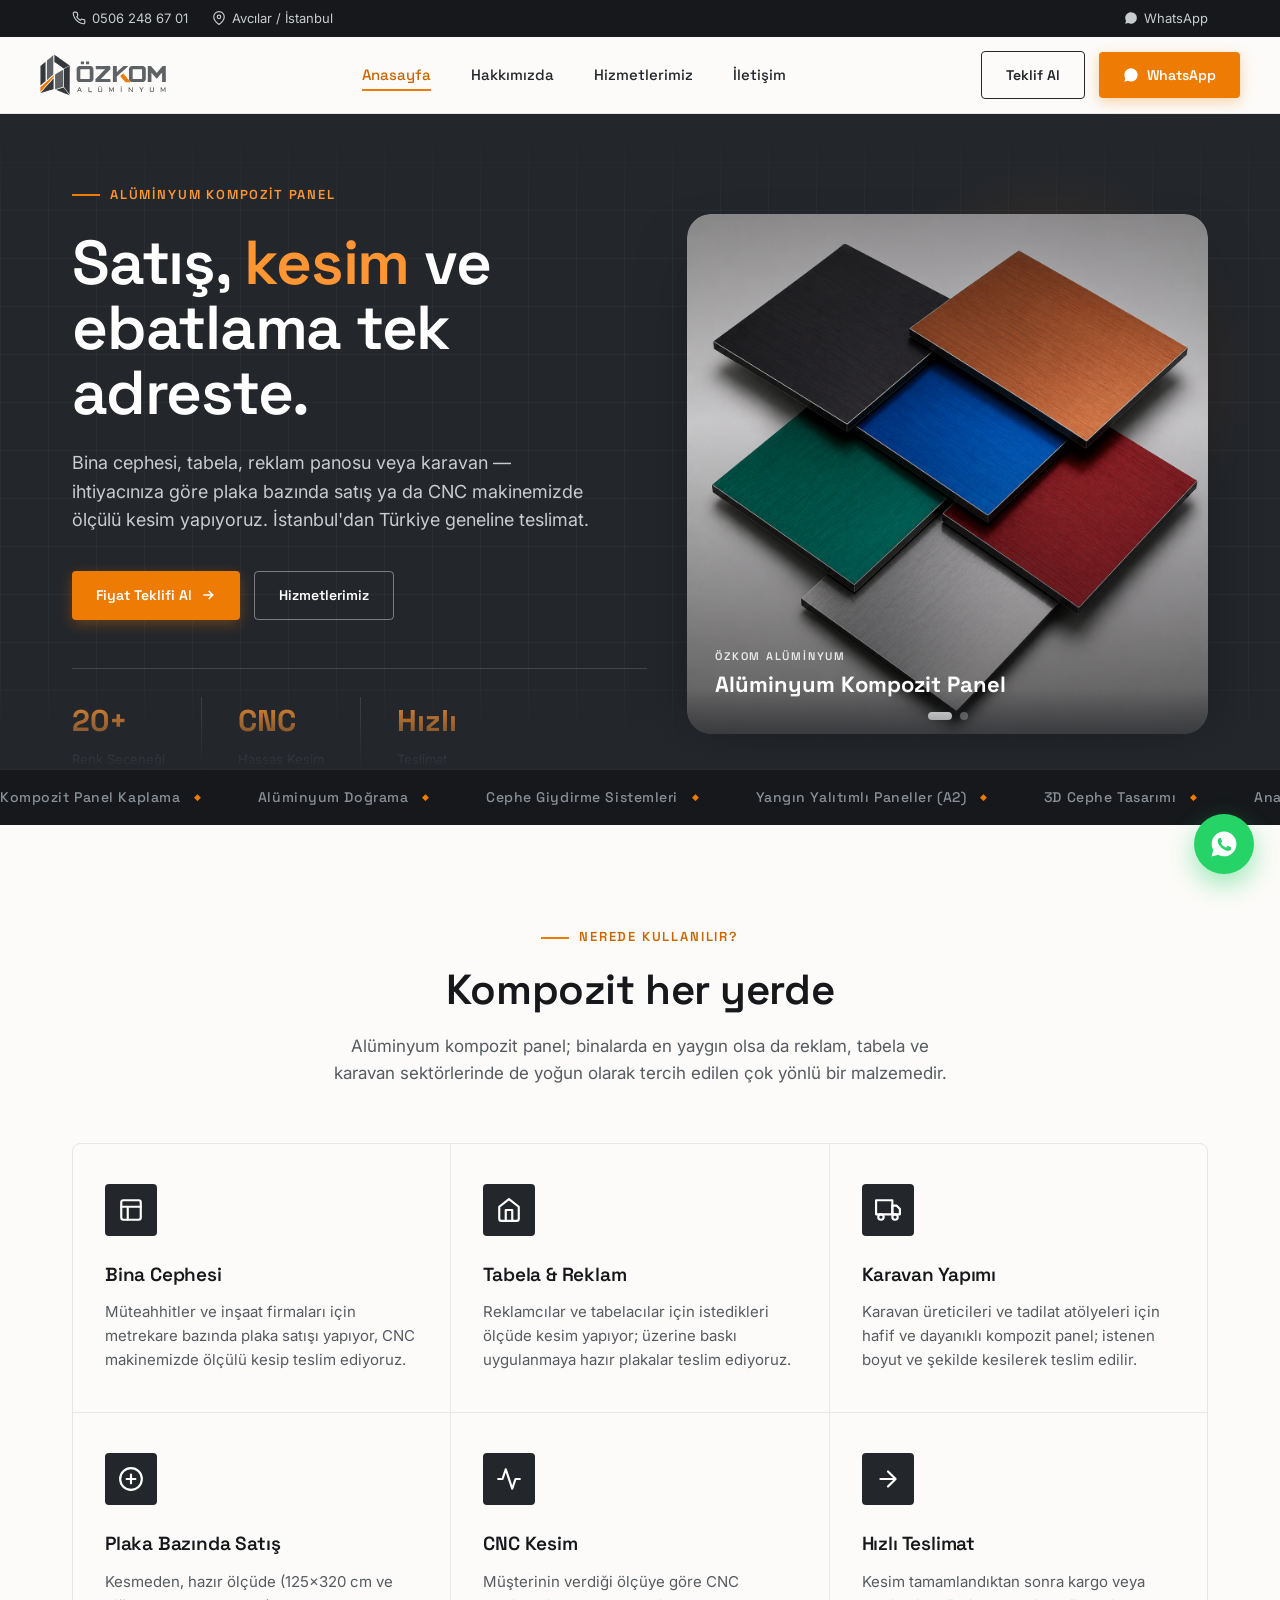
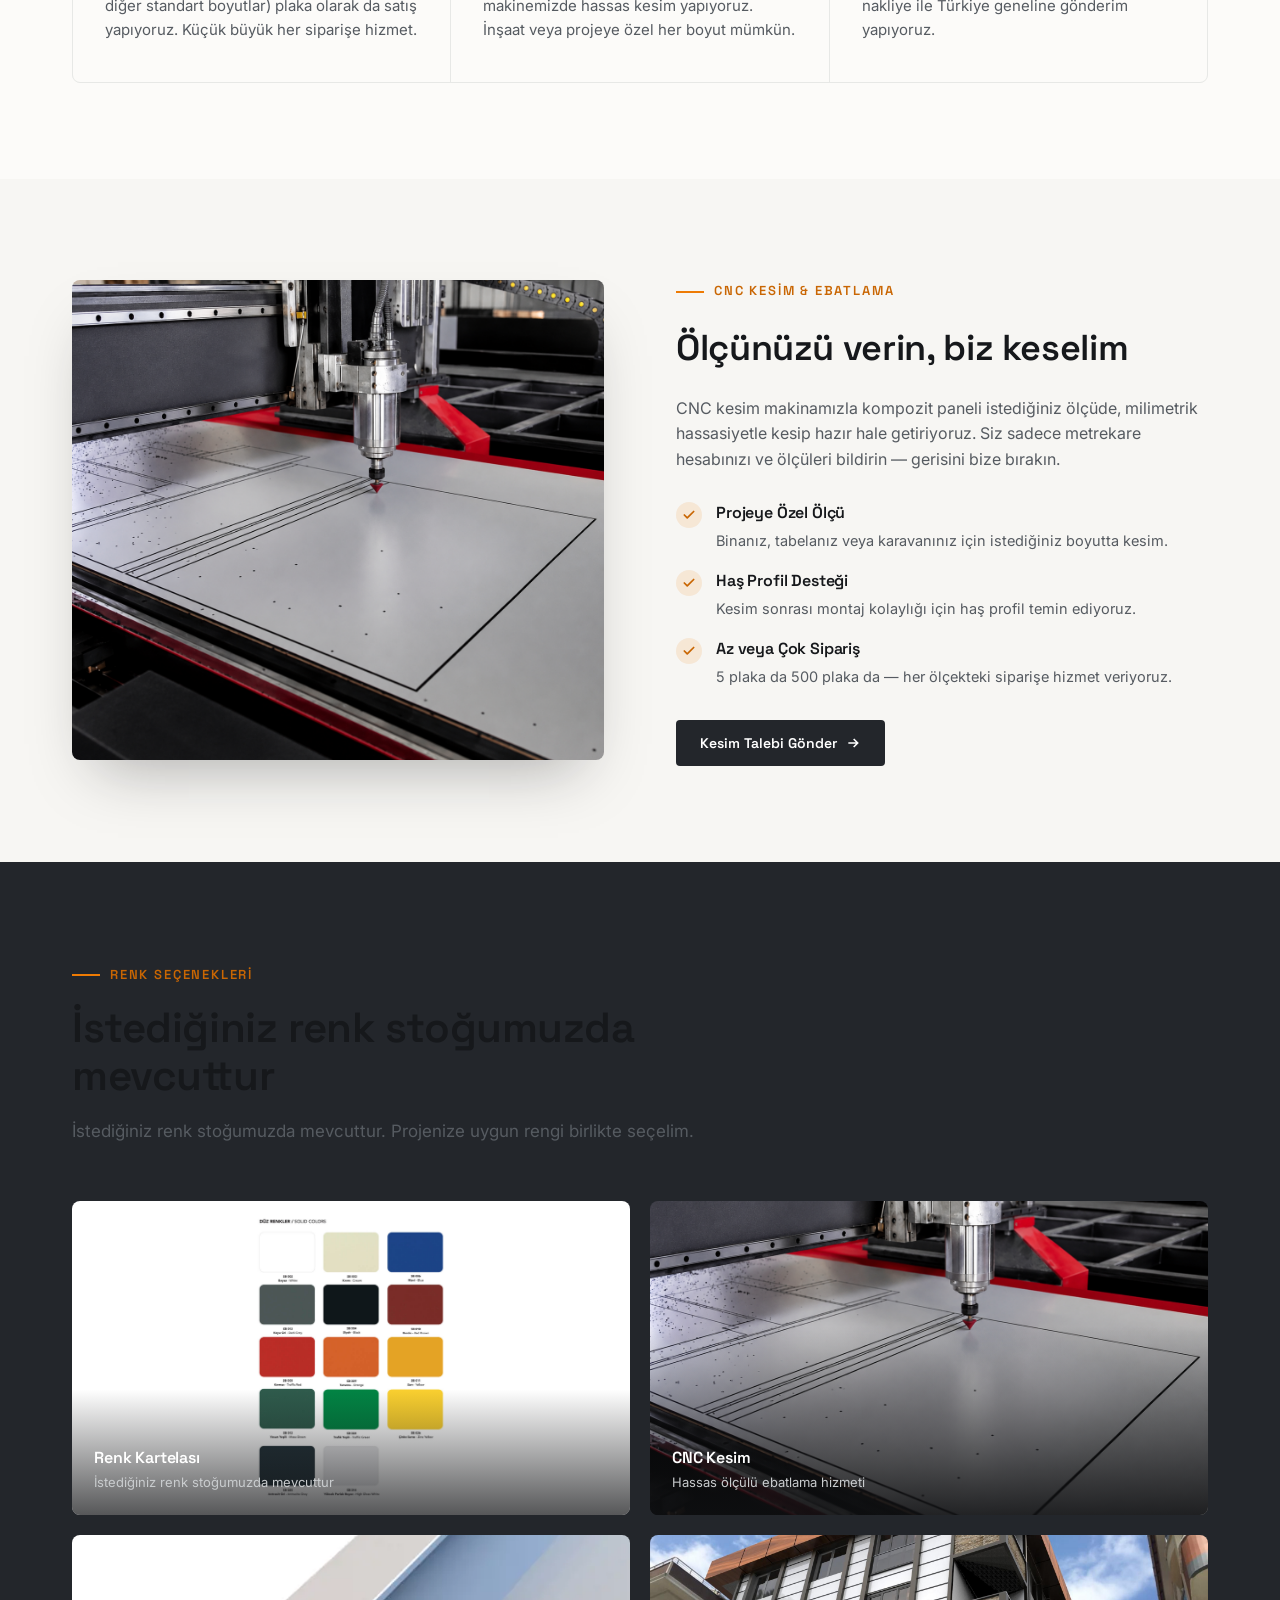
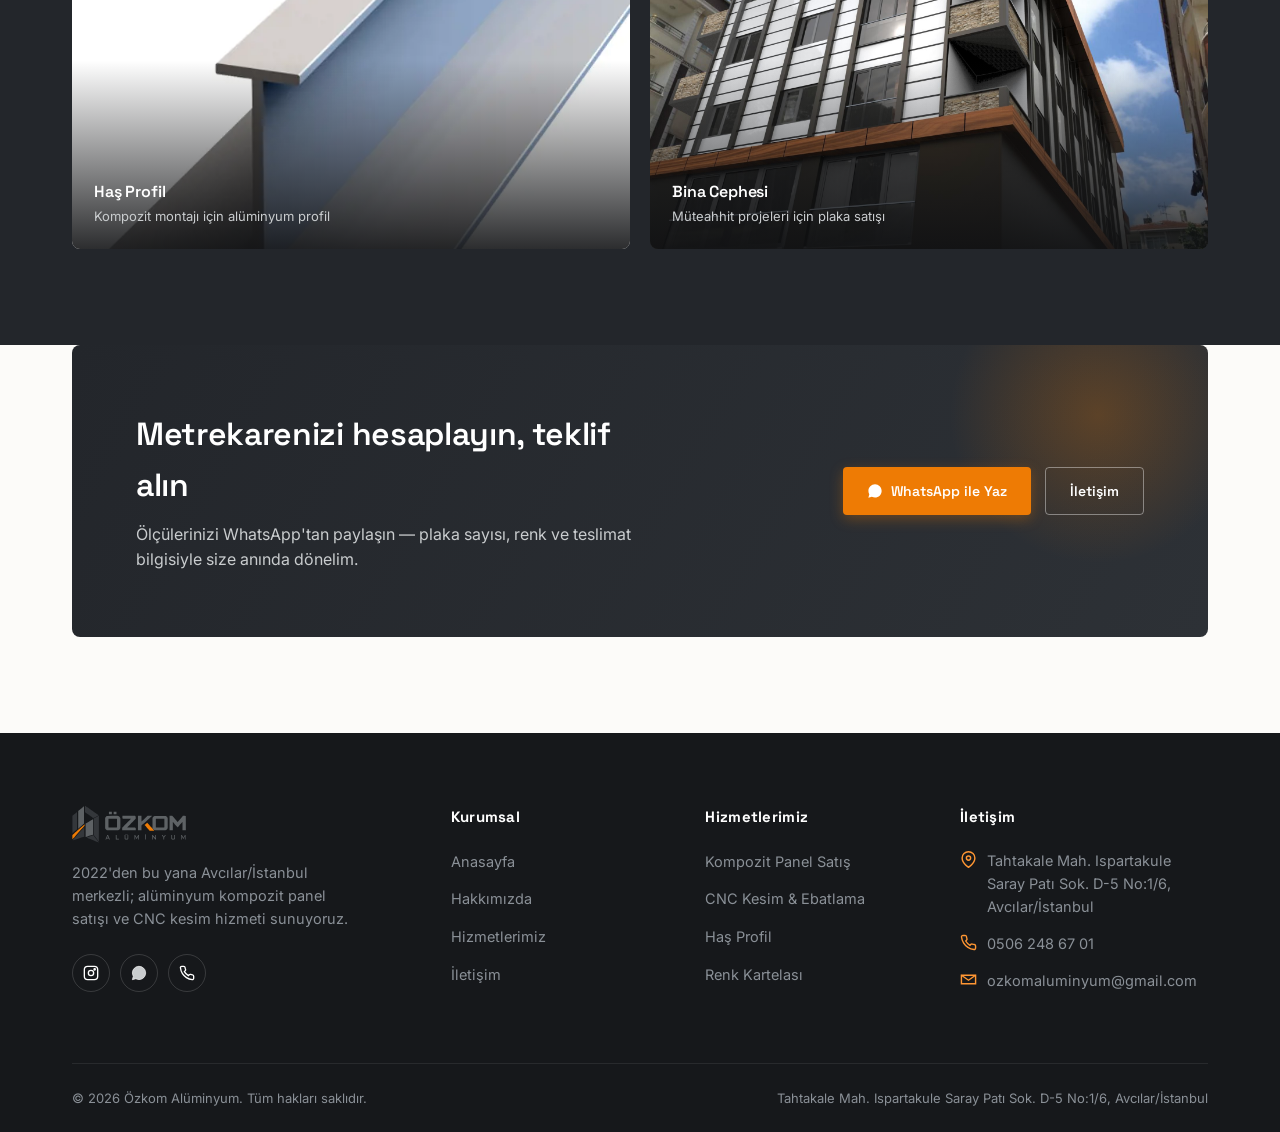
<file: index.html>
<!doctype html>
<html lang="tr">
<head>
<meta charset="UTF-8">
<meta name="viewport" content="width=device-width, initial-scale=1.0">
<title>Özkom Alüminyum | Kompozit Panel Satış & Kesim</title>
<meta name="description" content="Alüminyum kompozit panel satış ve CNC kesim hizmeti. Bina cephesi, tabela, reklam, karavan uygulamaları için plaka ve ölçülü kesim. Avcılar/İstanbul.">
<link rel="icon" href="assets/ozkom.svg" type="image/svg+xml">
<link rel="stylesheet" href="style.css">
</head>
<body data-cms-page="home">

<!-- TOPBAR -->
<div class="topbar">
  <div class="wrap">
    <div class="topbar-left">
      <a href="tel:+905062486701" class="topbar-item" data-cms-settings="phone_tel" data-cms-attr="href">
        <svg viewBox="0 0 24 24" fill="none" stroke="currentColor" stroke-width="2"><path d="M22 16.92v3a2 2 0 0 1-2.18 2 19.79 19.79 0 0 1-8.63-3.07 19.5 19.5 0 0 1-6-6 19.79 19.79 0 0 1-3.07-8.67A2 2 0 0 1 4.11 2h3a2 2 0 0 1 2 1.72c.127.96.361 1.903.7 2.81a2 2 0 0 1-.45 2.11L8.09 9.91a16 16 0 0 0 6 6l1.27-1.27a2 2 0 0 1 2.11-.45c.907.339 1.85.573 2.81.7A2 2 0 0 1 22 16.92z"/></svg>
        <span data-cms-settings="phone_display">0506 248 67 01</span>
      </a>
      <span class="topbar-item">
        <svg viewBox="0 0 24 24" fill="none" stroke="currentColor" stroke-width="2"><path d="M21 10c0 7-9 13-9 13s-9-6-9-13a9 9 0 0 1 18 0z"/><circle cx="12" cy="10" r="3"/></svg>
        <span data-cms-settings="address_short">Avcılar / İstanbul</span>
      </span>
    </div>
    <div class="topbar-left">
      <a href="https://wa.me/905062486701" data-cms-settings="whatsapp_link" data-cms-attr="href" target="_blank" rel="noopener" class="topbar-item">
        <svg viewBox="0 0 24 24" fill="currentColor" width="14" height="14"><path d="M12.04 2C6.58 2 2.13 6.45 2.13 11.91c0 1.75.46 3.45 1.32 4.95L2.05 22l5.25-1.38a9.9 9.9 0 0 0 4.74 1.21h.01c5.46 0 9.91-4.45 9.91-9.91 0-2.65-1.03-5.14-2.9-7.01A9.82 9.82 0 0 0 12.04 2"/></svg>
        WhatsApp
      </a>
    </div>
  </div>
</div>

<!-- HEADER -->
<header class="site-header">
  <nav class="nav wrap">
    <a href="index.html" class="brand">
      <img src="assets/ozkom.svg" alt="Özkom Alüminyum">
    </a>
    <div class="nav-links">
      <a href="index.html" class="active">Anasayfa</a>
      <a href="hakkimizda.html">Hakkımızda</a>
      <a href="hizmetlerimiz.html">Hizmetlerimiz</a>
      <a href="iletisim.html">İletişim</a>
    </div>
    <div class="nav-cta">
      <a href="iletisim.html" class="btn btn-outline">Teklif Al</a>
      <a href="https://wa.me/905062486701" data-cms-settings="whatsapp_link" data-cms-attr="href" target="_blank" rel="noopener" class="btn btn-primary">
        <svg width="16" height="16" viewBox="0 0 24 24" fill="currentColor"><path d="M12.04 2C6.58 2 2.13 6.45 2.13 11.91c0 1.75.46 3.45 1.32 4.95L2.05 22l5.25-1.38a9.9 9.9 0 0 0 4.74 1.21h.01c5.46 0 9.91-4.45 9.91-9.91 0-2.65-1.03-5.14-2.9-7.01A9.82 9.82 0 0 0 12.04 2"/></svg>
        WhatsApp
      </a>
    </div>
    <button class="burger" aria-label="Menü"><span></span><span></span><span></span></button>
  </nav>
</header>
<div class="scrim"></div>
<div class="mobile-panel">
  <button class="mobile-close" aria-label="Menüyü kapat">
    <svg viewBox="0 0 24 24" fill="none" stroke="currentColor" stroke-width="2.4" stroke-linecap="round"><path d="M18 6 6 18M6 6l12 12"/></svg>
  </button>
  <a href="index.html">Anasayfa</a>
  <a href="hakkimizda.html">Hakkımızda</a>
  <a href="hizmetlerimiz.html">Hizmetlerimiz</a>
  <a href="iletisim.html">İletişim</a>
  <a href="https://wa.me/905062486701" target="_blank" rel="noopener" class="btn btn-primary">WhatsApp ile Yaz</a>
</div>

<!-- HERO -->
<section class="hero">
  <div class="hero-bg-grid"></div>
  <div class="wrap">
    <div class="hero-grid">
      <div>
        <div class="hero-eyebrow">Alüminyum Kompozit Panel</div>
        <h1>Satış, <em>kesim</em> ve ebatlama tek adreste.</h1>
        <p class="hero-sub">Bina cephesi, tabela, reklam panosu veya karavan — ihtiyacınıza göre plaka bazında satış ya da CNC makinemizde ölçülü kesim yapıyoruz. İstanbul'dan Türkiye geneline teslimat.</p>
        <div class="hero-actions">
          <a href="iletisim.html" class="btn btn-primary">
            Fiyat Teklifi Al
            <svg width="16" height="16" viewBox="0 0 24 24" fill="none" stroke="currentColor" stroke-width="2.4"><path d="M5 12h14M13 6l6 6-6 6"/></svg>
          </a>
          <a href="hizmetlerimiz.html" class="btn btn-outline-light">Hizmetlerimiz</a>
        </div>
        <div class="hero-stats">
          <div class="hero-stat">
            <div class="num"><span>20+</span></div>
            <div class="lbl">Renk Seçeneği</div>
          </div>
          <div class="hero-stat">
            <div class="num"><span>CNC</span></div>
            <div class="lbl">Hassas Kesim</div>
          </div>
          <div class="hero-stat">
            <div class="num"><span>Hızlı</span></div>
            <div class="lbl">Teslimat</div>
          </div>
        </div>
      </div>
      <div class="hero-visual">
        <div class="hero-slider">
          <div class="slider-track">
            <div class="slide active">
              <img src="images/slider1.png" alt="Alüminyum kompozit panel renkli plakalar">
              <div class="slide-overlay">
                <span class="slide-brand">ÖZKOM ALÜMİNYUM</span>
                <span class="slide-title">Alüminyum Kompozit Panel</span>
              </div>
            </div>
            <div class="slide">
              <img src="images/slider2.png" alt="CNC kompozit kesim makinası">
              <div class="slide-overlay">
                <span class="slide-brand">ÖZKOM ALÜMİNYUM</span>
                <span class="slide-title">CNC Kesim & Ebatlama</span>
              </div>
            </div>
          </div>
          <div class="slider-dots">
            <button class="slider-dot active" aria-label="Slayt 1"></button>
            <button class="slider-dot" aria-label="Slayt 2"></button>
          </div>
        </div>
      </div>
    </div>
  </div>
  <div class="hero-bottom-fade"></div>
</section>

<!-- MARQUEE -->
<div class="marquee-strip">
  <div class="marquee-track" data-cms-list="marquee_items">
    <span data-cms-item data-cms-field="self">Kompozit Panel Satış</span>
    <span>CNC Kesim & Ebatlama</span>
    <span>Bina Cephe Kaplaması</span>
    <span>Tabela & Reklam Panosu</span>
    <span>Karavan Yapımı</span>
    <span>Plaka Bazında Satış</span>
    <span>Ölçülü Kesim</span>
  </div>
</div>

<!-- KULLANIM ALANLARI -->
<section class="section-pad">
  <div class="wrap">
    <div class="section-head center" style="margin:0 auto 56px;">
      <div class="eyebrow" style="justify-content:center;">Nerede Kullanılır?</div>
      <h2>Kompozit her yerde</h2>
      <p>Alüminyum kompozit panel; binalarda en yaygın olsa da reklam, tabela ve karavan sektörlerinde de yoğun olarak tercih edilen çok yönlü bir malzemedir.</p>
    </div>
    <div class="feature-grid reveal-stagger">
      <div class="feature-card reveal" style="--i:0">
        <div class="feature-icon">
          <svg viewBox="0 0 24 24" fill="none" stroke-width="2" stroke-linecap="round" stroke-linejoin="round"><rect x="3" y="3" width="18" height="18" rx="2"/><path d="M3 9h18M9 21V9"/></svg>
        </div>
        <h3>Bina Cephesi</h3>
        <p>Müteahhitler ve inşaat firmaları için metrekare bazında plaka satışı yapıyor, CNC makinemizde ölçülü kesip teslim ediyoruz.</p>
      </div>
      <div class="feature-card reveal" style="--i:1">
        <div class="feature-icon">
          <svg viewBox="0 0 24 24" fill="none" stroke-width="2" stroke-linecap="round" stroke-linejoin="round"><path d="M3 9l9-7 9 7v11a2 2 0 0 1-2 2H5a2 2 0 0 1-2-2z"/><polyline points="9 22 9 12 15 12 15 22"/></svg>
        </div>
        <h3>Tabela & Reklam</h3>
        <p>Reklamcılar ve tabelacılar için istedikleri ölçüde kesim yapıyor; üzerine baskı uygulanmaya hazır plakalar teslim ediyoruz.</p>
      </div>
      <div class="feature-card reveal" style="--i:2">
        <div class="feature-icon">
          <svg viewBox="0 0 24 24" fill="none" stroke-width="2" stroke-linecap="round" stroke-linejoin="round"><path d="M1 3h15v13H1z"/><path d="M16 8h4l3 3v5h-7V8z"/><circle cx="5.5" cy="18.5" r="2.5"/><circle cx="18.5" cy="18.5" r="2.5"/></svg>
        </div>
        <h3>Karavan Yapımı</h3>
        <p>Karavan üreticileri ve tadilat atölyeleri için hafif ve dayanıklı kompozit panel; istenen boyut ve şekilde kesilerek teslim edilir.</p>
      </div>
      <div class="feature-card reveal" style="--i:3">
        <div class="feature-icon">
          <svg viewBox="0 0 24 24" fill="none" stroke-width="2" stroke-linecap="round" stroke-linejoin="round"><circle cx="12" cy="12" r="10"/><line x1="12" y1="8" x2="12" y2="16"/><line x1="8" y1="12" x2="16" y2="12"/></svg>
        </div>
        <h3>Plaka Bazında Satış</h3>
        <p>Kesmeden, hazır ölçüde (125×320 cm ve diğer standart boyutlar) plaka olarak da satış yapıyoruz. Küçük büyük her siparişe hizmet.</p>
      </div>
      <div class="feature-card reveal" style="--i:4">
        <div class="feature-icon">
          <svg viewBox="0 0 24 24" fill="none" stroke-width="2" stroke-linecap="round" stroke-linejoin="round"><polyline points="22 12 18 12 15 21 9 3 6 12 2 12"/></svg>
        </div>
        <h3>CNC Kesim</h3>
        <p>Müşterinin verdiği ölçüye göre CNC makinemizde hassas kesim yapıyoruz. İnşaat veya projeye özel her boyut mümkün.</p>
      </div>
      <div class="feature-card reveal" style="--i:5">
        <div class="feature-icon">
          <svg viewBox="0 0 24 24" fill="none" stroke-width="2" stroke-linecap="round" stroke-linejoin="round"><path d="M5 12h14M12 5l7 7-7 7"/></svg>
        </div>
        <h3>Hızlı Teslimat</h3>
        <p>Kesim tamamlandıktan sonra kargo veya nakliye ile Türkiye geneline gönderim yapıyoruz.</p>
      </div>
    </div>
  </div>
</section>

<!-- KESİM MAKİNASI BÖLÜMÜ -->
<section class="section-pad" style="background:var(--warm-white);">
  <div class="wrap">
    <div class="split">
      <div class="split-visual reveal">
        <div class="split-img-main">
          <img src="images/slider2.png" alt="Özkom Alüminyum CNC kompozit kesim makinası">
        </div>
      </div>
      <div class="reveal">
        <div class="eyebrow">CNC Kesim & Ebatlama</div>
        <h2 style="font-size:clamp(26px,3.4vw,36px); margin-bottom:18px;">Ölçünüzü verin, biz keselim</h2>
        <p style="color:var(--steel); font-size:16px; margin-bottom:20px;">CNC kesim makinamızla kompozit paneli istediğiniz ölçüde, milimetrik hassasiyetle kesip hazır hale getiriyoruz. Siz sadece metrekare hesabınızı ve ölçüleri bildirin — gerisini bize bırakın.</p>
        <div class="check-list">
          <div class="check-item">
            <div class="ic"><svg viewBox="0 0 24 24" fill="none" stroke-width="3" stroke-linecap="round" stroke-linejoin="round"><polyline points="20 6 9 17 4 12"/></svg></div>
            <div><h4>Projeye Özel Ölçü</h4><p>Binanız, tabelanız veya karavanınız için istediğiniz boyutta kesim.</p></div>
          </div>
          <div class="check-item">
            <div class="ic"><svg viewBox="0 0 24 24" fill="none" stroke-width="3" stroke-linecap="round" stroke-linejoin="round"><polyline points="20 6 9 17 4 12"/></svg></div>
            <div><h4>Haş Profil Desteği</h4><p>Kesim sonrası montaj kolaylığı için haş profil temin ediyoruz.</p></div>
          </div>
          <div class="check-item">
            <div class="ic"><svg viewBox="0 0 24 24" fill="none" stroke-width="3" stroke-linecap="round" stroke-linejoin="round"><polyline points="20 6 9 17 4 12"/></svg></div>
            <div><h4>Az veya Çok Sipariş</h4><p>5 plaka da 500 plaka da — her ölçekteki siparişe hizmet veriyoruz.</p></div>
          </div>
        </div>
        <a href="iletisim.html" class="btn btn-dark" style="margin-top:32px;">
          Kesim Talebi Gönder
          <svg width="16" height="16" viewBox="0 0 24 24" fill="none" stroke="currentColor" stroke-width="2.4"><path d="M5 12h14M13 6l6 6-6 6"/></svg>
        </a>
      </div>
    </div>
  </div>
</section>

<!-- RENK KARTELAsı -->
<section class="section-pad swatch-section">
  <div class="wrap">
    <div class="section-head">
      <div class="eyebrow">Renk Seçenekleri</div>
      <h2>İstediğiniz renk stoğumuzda mevcuttur</h2>
      <p>İstediğiniz renk stoğumuzda mevcuttur. Projenize uygun rengi birlikte seçelim.</p>
    </div>
    <div class="swatch-grid reveal-stagger" style="grid-template-columns:repeat(2,1fr); gap:20px;">
      <div class="swatch-card reveal" style="--i:0; aspect-ratio:16/9;">
        <img src="images/renkler.jpg" alt="Kompozit panel renk kartelası düz renkler" style="object-fit:contain; background:#fff; padding:16px;">
        <div class="swatch-overlay" style="background:linear-gradient(180deg,transparent 60%,rgba(15,16,18,.7) 100%);">
          <div><h4>Renk Kartelası</h4><p>İstediğiniz renk stoğumuzda mevcuttur</p></div>
        </div>
      </div>
      <div class="swatch-card reveal" style="--i:1; aspect-ratio:16/9;">
        <img src="images/slider2.png" alt="CNC kompozit panel kesim uygulaması">
        <div class="swatch-overlay">
          <div><h4>CNC Kesim</h4><p>Hassas ölçülü ebatlama hizmeti</p></div>
        </div>
      </div>
      <div class="swatch-card reveal" style="--i:2; aspect-ratio:16/9;">
        <img src="images/has-profil1.webp" alt="Alüminyum haş profili">
        <div class="swatch-overlay">
          <div><h4>Haş Profil</h4><p>Kompozit montajı için alüminyum profil</p></div>
        </div>
      </div>
      <div class="swatch-card reveal" style="--i:3; aspect-ratio:16/9;">
        <img src="images/bina1.jpg" alt="Kompozit kaplı bina cephe uygulaması">
        <div class="swatch-overlay">
          <div><h4>Bina Cephesi</h4><p>Müteahhit projeleri için plaka satışı</p></div>
        </div>
      </div>
    </div>
  </div>
</section>

<!-- CTA BAND -->
<section class="section-pad" style="padding-top:0;">
  <div class="wrap">
    <div class="cta-band reveal">
      <div class="cta-band-text">
        <h3>Metrekarenizi hesaplayın, teklif alın</h3>
        <p>Ölçülerinizi WhatsApp'tan paylaşın — plaka sayısı, renk ve teslimat bilgisiyle size anında dönelim.</p>
      </div>
      <div class="cta-band-actions">
        <a href="https://wa.me/905062486701" data-cms-settings="whatsapp_link" data-cms-attr="href" target="_blank" rel="noopener" class="btn btn-primary">
          <svg width="16" height="16" viewBox="0 0 24 24" fill="currentColor"><path d="M12.04 2C6.58 2 2.13 6.45 2.13 11.91c0 1.75.46 3.45 1.32 4.95L2.05 22l5.25-1.38a9.9 9.9 0 0 0 4.74 1.21h.01c5.46 0 9.91-4.45 9.91-9.91 0-2.65-1.03-5.14-2.9-7.01A9.82 9.82 0 0 0 12.04 2"/></svg>
          WhatsApp ile Yaz
        </a>
        <a href="iletisim.html" class="btn btn-outline-light">İletişim</a>
      </div>
    </div>
  </div>
</section>

<!-- FOOTER -->
<footer class="site-footer">
  <div class="wrap">
    <div class="footer-grid">
      <div class="footer-brand">
        <img src="assets/ozkom.svg" alt="Özkom Alüminyum">
        <p data-cms-settings="footer_about">2022'den bu yana Avcılar/İstanbul merkezli; alüminyum kompozit panel satışı ve CNC kesim hizmetleri sunuyoruz.</p>
        <div class="footer-social">
          <a href="#" aria-label="Instagram"><svg viewBox="0 0 24 24" fill="none" stroke-width="2"><rect x="2" y="2" width="20" height="20" rx="5"/><circle cx="12" cy="12" r="4"/><circle cx="17.5" cy="6.5" r="1"/></svg></a>
          <a href="https://wa.me/905062486701" data-cms-settings="whatsapp_link" data-cms-attr="href" target="_blank" rel="noopener" aria-label="WhatsApp"><svg viewBox="0 0 24 24" fill="currentColor" stroke="none"><path d="M12.04 2C6.58 2 2.13 6.45 2.13 11.91c0 1.75.46 3.45 1.32 4.95L2.05 22l5.25-1.38a9.9 9.9 0 0 0 4.74 1.21h.01c5.46 0 9.91-4.45 9.91-9.91 0-2.65-1.03-5.14-2.9-7.01A9.82 9.82 0 0 0 12.04 2"/></svg></a>
          <a href="tel:+905062486701" data-cms-settings="phone_tel" data-cms-attr="href" aria-label="Telefon"><svg viewBox="0 0 24 24" fill="none" stroke-width="2"><path d="M22 16.92v3a2 2 0 0 1-2.18 2 19.79 19.79 0 0 1-8.63-3.07 19.5 19.5 0 0 1-6-6 19.79 19.79 0 0 1-3.07-8.67A2 2 0 0 1 4.11 2h3a2 2 0 0 1 2 1.72c.127.96.361 1.903.7 2.81a2 2 0 0 1-.45 2.11L8.09 9.91a16 16 0 0 0 6 6l1.27-1.27a2 2 0 0 1 2.11-.45c.907.339 1.85.573 2.81.7A2 2 0 0 1 22 16.92z"/></svg></a>
        </div>
      </div>
      <div class="footer-col">
        <h5>Kurumsal</h5>
        <ul>
          <li><a href="index.html">Anasayfa</a></li>
          <li><a href="hakkimizda.html">Hakkımızda</a></li>
          <li><a href="hizmetlerimiz.html">Hizmetlerimiz</a></li>
          <li><a href="iletisim.html">İletişim</a></li>
        </ul>
      </div>
      <div class="footer-col">
        <h5>Hizmetlerimiz</h5>
        <ul>
          <li><a href="hizmetlerimiz.html">Kompozit Panel Satış</a></li>
          <li><a href="hizmetlerimiz.html">CNC Kesim & Ebatlama</a></li>
          <li><a href="hizmetlerimiz.html">Haş Profil</a></li>
          <li><a href="hizmetlerimiz.html">Renk Kartelası</a></li>
        </ul>
      </div>
      <div class="footer-col">
        <h5>İletişim</h5>
        <div class="footer-contact-item">
          <svg viewBox="0 0 24 24" fill="none" stroke-width="2"><path d="M21 10c0 7-9 13-9 13s-9-6-9-13a9 9 0 0 1 18 0z"/><circle cx="12" cy="10" r="3"/></svg>
          <span data-cms-settings="address_full">Tahtakale Mah. Ispartakule Saray Patı Sok. D-5 No:1/6, Avcılar/İstanbul</span>
        </div>
        <div class="footer-contact-item">
          <svg viewBox="0 0 24 24" fill="none" stroke-width="2"><path d="M22 16.92v3a2 2 0 0 1-2.18 2 19.79 19.79 0 0 1-8.63-3.07 19.5 19.5 0 0 1-6-6 19.79 19.79 0 0 1-3.07-8.67A2 2 0 0 1 4.11 2h3a2 2 0 0 1 2 1.72c.127.96.361 1.903.7 2.81a2 2 0 0 1-.45 2.11L8.09 9.91a16 16 0 0 0 6 6l1.27-1.27a2 2 0 0 1 2.11-.45c.907.339 1.85.573 2.81.7A2 2 0 0 1 22 16.92z"/></svg>
          <span data-cms-settings="phone_display">0506 248 67 01</span>
        </div>
        <div class="footer-contact-item">
          <svg viewBox="0 0 24 24" fill="none" stroke-width="2"><path d="M4 4h16v16H4z" stroke="none"/><path d="M22 6 12 13 2 6"/><path d="M2 6h20v12H2z"/></svg>
          <span data-cms-settings="email">ozkomaluminyum@gmail.com</span>
        </div>
      </div>
    </div>
    <div class="footer-bottom">
      <span data-cms-settings="footer_copyright">© 2026 Özkom Alüminyum. Tüm hakları saklıdır.</span>
      <span data-cms-settings="address_full">Tahtakale Mah. Ispartakule Saray Patı Sok. D-5 No:1/6, Avcılar/İstanbul</span>
    </div>
  </div>
</footer>

<a href="https://wa.me/905062486701" data-cms-settings="whatsapp_link" data-cms-attr="href" target="_blank" rel="noopener" class="wa-float" aria-label="WhatsApp ile iletişime geç">
  <svg viewBox="0 0 24 24"><path d="M12.04 2C6.58 2 2.13 6.45 2.13 11.91c0 1.75.46 3.45 1.32 4.95L2.05 22l5.25-1.38a9.9 9.9 0 0 0 4.74 1.21h.01c5.46 0 9.91-4.45 9.91-9.91 0-2.65-1.03-5.14-2.9-7.01A9.82 9.82 0 0 0 12.04 2m5.83 14.06c-.24.68-1.4 1.3-1.93 1.34-.5.04-.97.23-3.25-.68-2.75-1.1-4.51-3.91-4.65-4.09-.13-.18-1.1-1.46-1.1-2.79 0-1.32.69-1.97.94-2.24.24-.27.53-.33.7-.33.18 0 .35 0 .5.01.16.01.38-.06.59.45.22.53.74 1.83.8 1.96.07.13.11.29.02.47-.09.18-.13.29-.27.45-.13.16-.28.35-.4.47-.13.13-.27.27-.12.53.16.27.7 1.15 1.5 1.86 1.03.92 1.9 1.21 2.17 1.34.27.13.42.11.58-.07.16-.18.68-.79.86-1.06.18-.27.36-.22.6-.13.25.09 1.58.74 1.85.88.27.13.45.2.51.31.07.13.07.71-.17 1.39"/></svg>
</a>

<script src="cms-loader.js"></script>
<script src="script.js"></script>
</body>
</html>
</file>
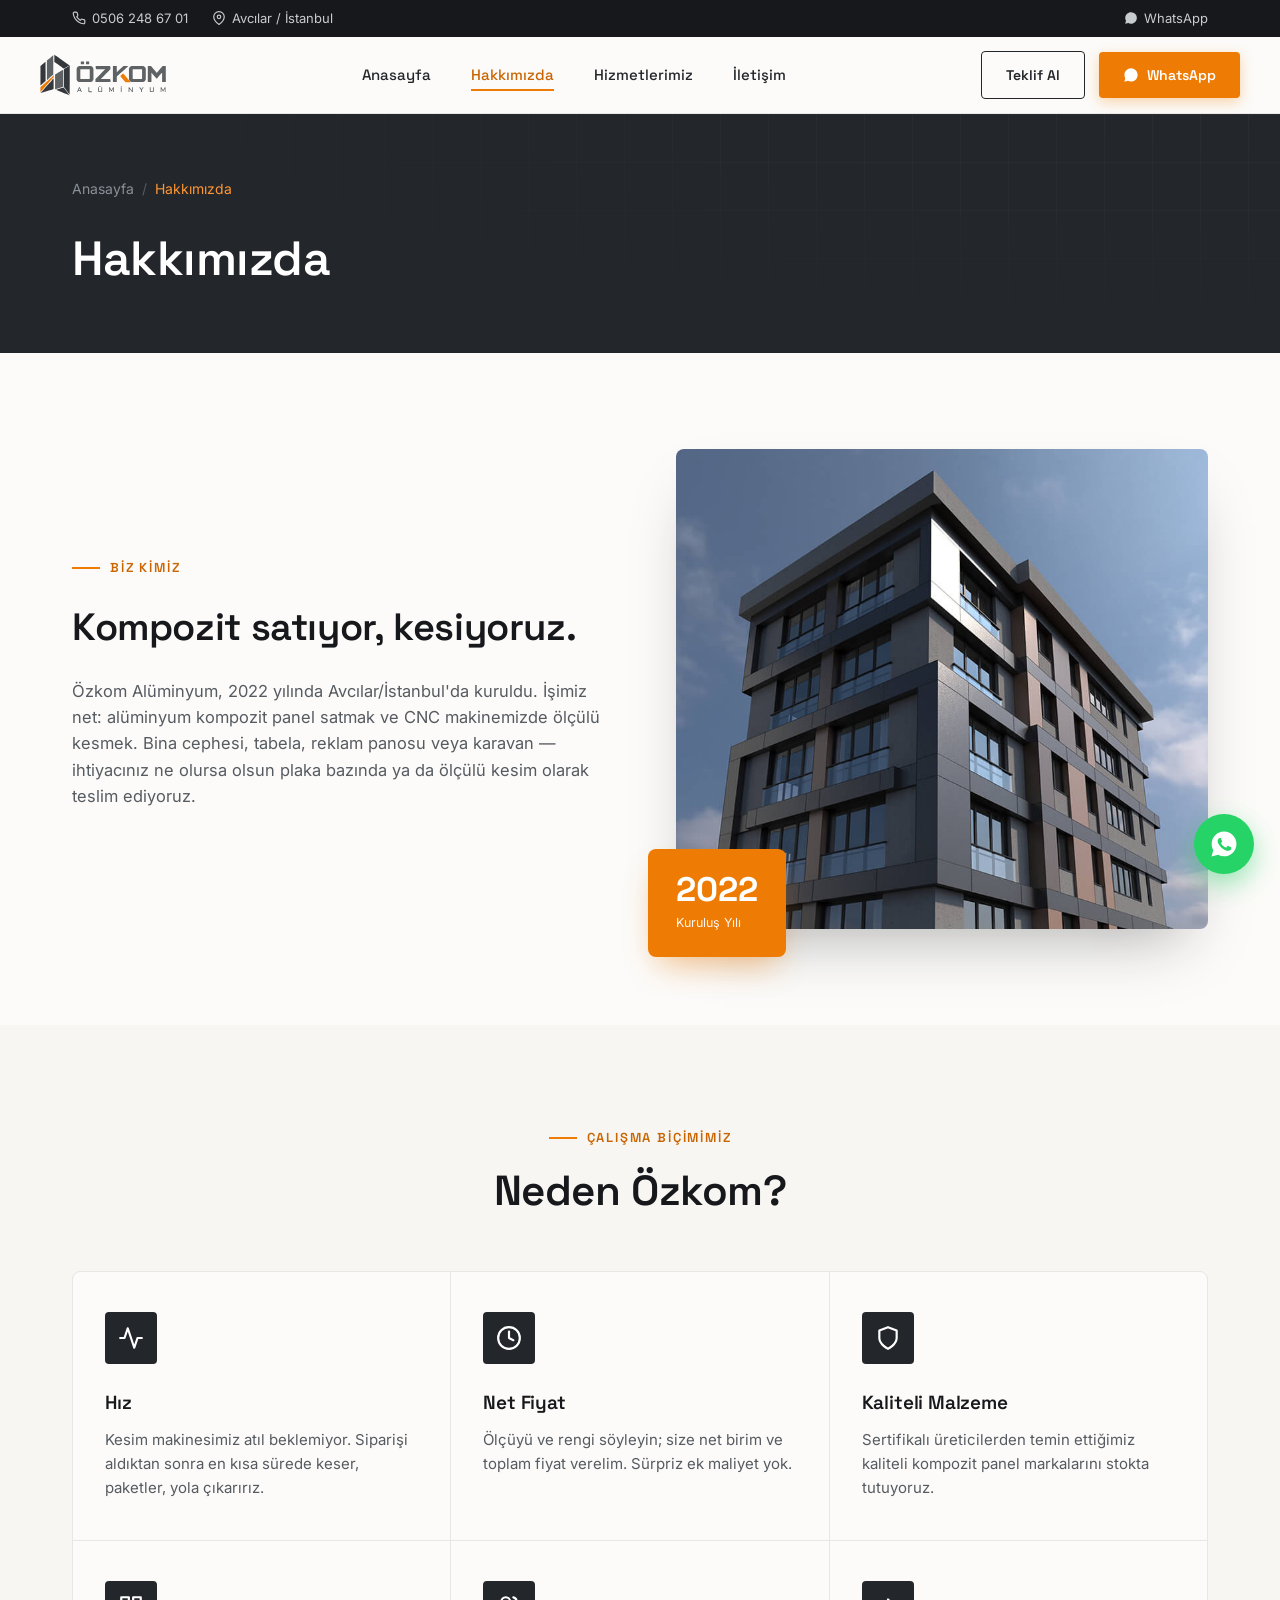
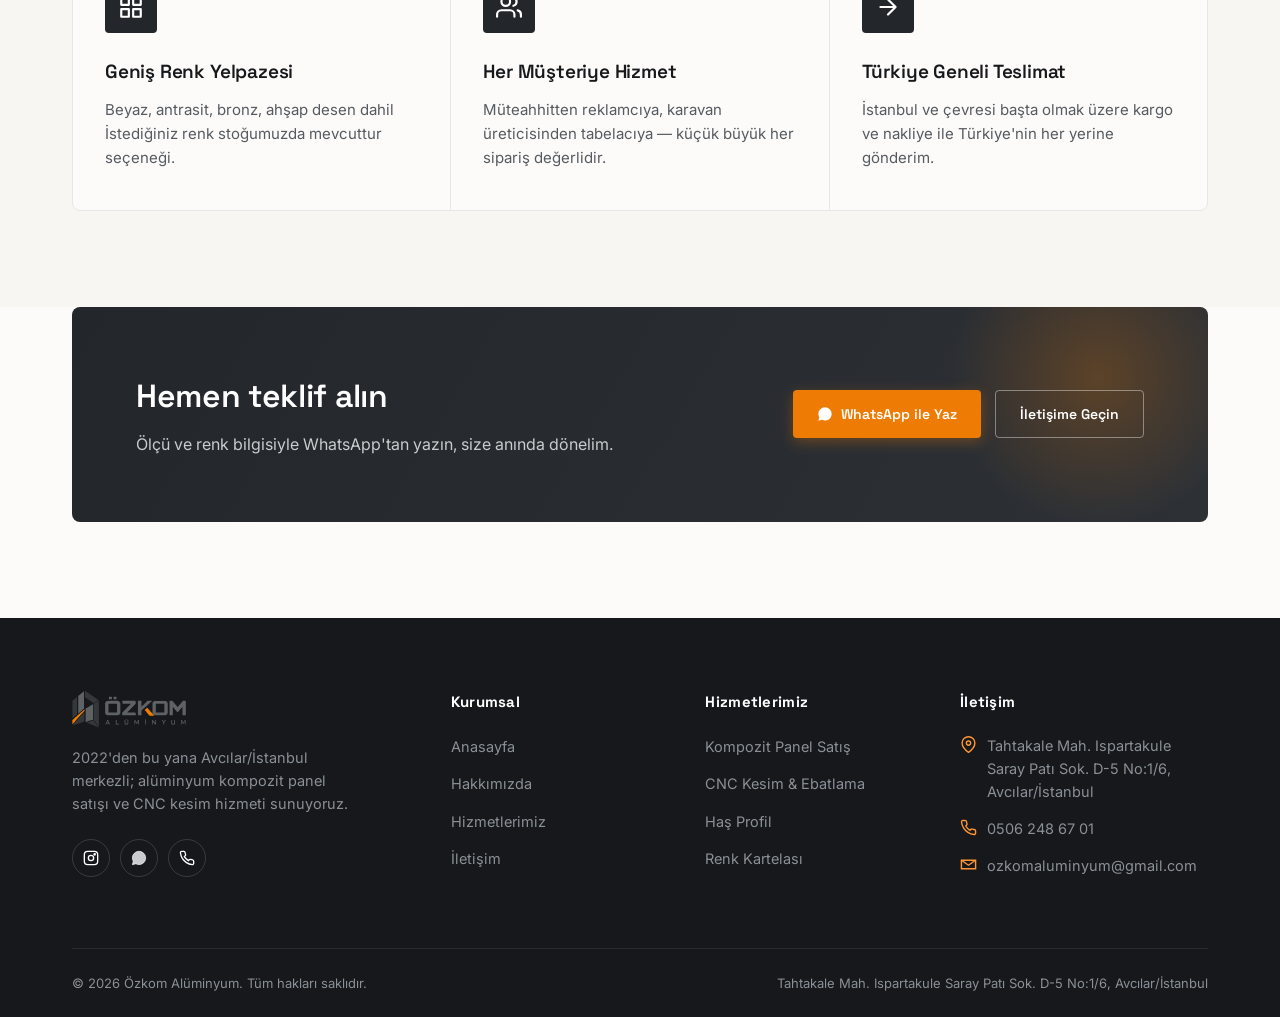
<file: hakkimizda.html>
<!doctype html>
<html lang="tr">
<head>
<meta charset="UTF-8">
<meta name="viewport" content="width=device-width, initial-scale=1.0">
<title>Hakkımızda | Özkom Alüminyum</title>
<meta name="description" content="2022'den bu yana Avcılar/İstanbul'da alüminyum kompozit panel satışı ve CNC kesim hizmeti veriyoruz.">
<link rel="icon" href="assets/ozkom.svg" type="image/svg+xml">
<link rel="stylesheet" href="style.css">
</head>
<body data-cms-page="about">

<div class="topbar">
  <div class="wrap">
    <div class="topbar-left">
      <a href="tel:+905062486701" class="topbar-item" data-cms-settings="phone_tel" data-cms-attr="href">
        <svg viewBox="0 0 24 24" fill="none" stroke="currentColor" stroke-width="2"><path d="M22 16.92v3a2 2 0 0 1-2.18 2 19.79 19.79 0 0 1-8.63-3.07 19.5 19.5 0 0 1-6-6 19.79 19.79 0 0 1-3.07-8.67A2 2 0 0 1 4.11 2h3a2 2 0 0 1 2 1.72c.127.96.361 1.903.7 2.81a2 2 0 0 1-.45 2.11L8.09 9.91a16 16 0 0 0 6 6l1.27-1.27a2 2 0 0 1 2.11-.45c.907.339 1.85.573 2.81.7A2 2 0 0 1 22 16.92z"/></svg>
        <span data-cms-settings="phone_display">0506 248 67 01</span>
      </a>
      <span class="topbar-item">
        <svg viewBox="0 0 24 24" fill="none" stroke="currentColor" stroke-width="2"><path d="M21 10c0 7-9 13-9 13s-9-6-9-13a9 9 0 0 1 18 0z"/><circle cx="12" cy="10" r="3"/></svg>
        <span data-cms-settings="address_short">Avcılar / İstanbul</span>
      </span>
    </div>
    <div class="topbar-left">
      <a href="https://wa.me/905062486701" data-cms-settings="whatsapp_link" data-cms-attr="href" target="_blank" rel="noopener" class="topbar-item">
        <svg viewBox="0 0 24 24" fill="currentColor" width="14" height="14"><path d="M12.04 2C6.58 2 2.13 6.45 2.13 11.91c0 1.75.46 3.45 1.32 4.95L2.05 22l5.25-1.38a9.9 9.9 0 0 0 4.74 1.21h.01c5.46 0 9.91-4.45 9.91-9.91 0-2.65-1.03-5.14-2.9-7.01A9.82 9.82 0 0 0 12.04 2"/></svg>
        WhatsApp
      </a>
    </div>
  </div>
</div>

<header class="site-header">
  <nav class="nav wrap">
    <a href="index.html" class="brand"><img src="assets/ozkom.svg" alt="Özkom Alüminyum"></a>
    <div class="nav-links">
      <a href="index.html">Anasayfa</a>
      <a href="hakkimizda.html" class="active">Hakkımızda</a>
      <a href="hizmetlerimiz.html">Hizmetlerimiz</a>
      <a href="iletisim.html">İletişim</a>
    </div>
    <div class="nav-cta">
      <a href="iletisim.html" class="btn btn-outline">Teklif Al</a>
      <a href="https://wa.me/905062486701" data-cms-settings="whatsapp_link" data-cms-attr="href" target="_blank" rel="noopener" class="btn btn-primary">
        <svg width="16" height="16" viewBox="0 0 24 24" fill="currentColor"><path d="M12.04 2C6.58 2 2.13 6.45 2.13 11.91c0 1.75.46 3.45 1.32 4.95L2.05 22l5.25-1.38a9.9 9.9 0 0 0 4.74 1.21h.01c5.46 0 9.91-4.45 9.91-9.91 0-2.65-1.03-5.14-2.9-7.01A9.82 9.82 0 0 0 12.04 2"/></svg>
        WhatsApp
      </a>
    </div>
    <button class="burger" aria-label="Menü"><span></span><span></span><span></span></button>
  </nav>
</header>
<div class="scrim"></div>
<div class="mobile-panel">
  <button class="mobile-close" aria-label="Menüyü kapat">
    <svg viewBox="0 0 24 24" fill="none" stroke="currentColor" stroke-width="2.4" stroke-linecap="round"><path d="M18 6 6 18M6 6l12 12"/></svg>
  </button>
  <a href="index.html">Anasayfa</a>
  <a href="hakkimizda.html">Hakkımızda</a>
  <a href="hizmetlerimiz.html">Hizmetlerimiz</a>
  <a href="iletisim.html">İletişim</a>
  <a href="https://wa.me/905062486701" target="_blank" rel="noopener" class="btn btn-primary">WhatsApp ile Yaz</a>
</div>

<section class="page-hero">
  <div class="page-hero-deco"></div>
  <div class="wrap">
    <div class="breadcrumb">
      <a href="index.html">Anasayfa</a><span class="sep">/</span><span class="current">Hakkımızda</span>
    </div>
    <h1>Hakkımızda</h1>
  </div>
</section>

<!-- HİKAYE -->
<section class="section-pad">
  <div class="wrap">
    <div class="split">
      <div class="reveal">
        <div class="eyebrow">Biz Kimiz</div>
        <h2 style="font-size:clamp(26px,3.4vw,38px); margin-bottom:20px;">Kompozit satıyor, kesiyoruz.</h2>
        <p style="color:var(--steel); font-size:16.5px; margin-bottom:18px;">Özkom Alüminyum, 2022 yılında Avcılar/İstanbul'da kuruldu. İşimiz net: alüminyum kompozit panel satmak ve CNC makinemizde ölçülü kesmek. Bina cephesi, tabela, reklam panosu veya karavan — ihtiyacınız ne olursa olsun plaka bazında ya da ölçülü kesim olarak teslim ediyoruz.</p>
      </div>
      <div class="split-visual reveal">
        <div class="split-img-main">
          <img src="images/bina2.jpg" alt="Kompozit panel kaplı bina cephesi">
        </div>
        <div class="split-img-badge">
          <div class="num">2022</div>
          <div class="lbl">Kuruluş Yılı</div>
        </div>
      </div>
    </div>
  </div>
</section>

<!-- DEĞERLERİMİZ -->
<section class="section-pad" style="background:var(--warm-white);">
  <div class="wrap">
    <div class="section-head center" style="margin-left:auto;margin-right:auto;">
      <div class="eyebrow" style="justify-content:center;">Çalışma Biçimimiz</div>
      <h2>Neden Özkom?</h2>
    </div>
    <div class="feature-grid reveal-stagger">
      <div class="feature-card reveal" style="--i:0">
        <div class="feature-icon"><svg viewBox="0 0 24 24" fill="none" stroke-width="2" stroke-linecap="round" stroke-linejoin="round"><polyline points="22 12 18 12 15 21 9 3 6 12 2 12"/></svg></div>
        <h3>Hız</h3>
        <p>Kesim makinesimiz atıl beklemiyor. Siparişi aldıktan sonra en kısa sürede keser, paketler, yola çıkarırız.</p>
      </div>
      <div class="feature-card reveal" style="--i:1">
        <div class="feature-icon"><svg viewBox="0 0 24 24" fill="none" stroke-width="2" stroke-linecap="round" stroke-linejoin="round"><circle cx="12" cy="12" r="10"/><polyline points="12 6 12 12 16 14"/></svg></div>
        <h3>Net Fiyat</h3>
        <p>Ölçüyü ve rengi söyleyin; size net birim ve toplam fiyat verelim. Sürpriz ek maliyet yok.</p>
      </div>
      <div class="feature-card reveal" style="--i:2">
        <div class="feature-icon"><svg viewBox="0 0 24 24" fill="none" stroke-width="2" stroke-linecap="round" stroke-linejoin="round"><path d="M12 22s8-4 8-10V5l-8-3-8 3v7c0 6 8 10 8 10z"/></svg></div>
        <h3>Kaliteli Malzeme</h3>
        <p>Sertifikalı üreticilerden temin ettiğimiz kaliteli kompozit panel markalarını stokta tutuyoruz.</p>
      </div>
      <div class="feature-card reveal" style="--i:3">
        <div class="feature-icon"><svg viewBox="0 0 24 24" fill="none" stroke-width="2" stroke-linecap="round" stroke-linejoin="round"><rect x="3" y="3" width="7" height="7"/><rect x="14" y="3" width="7" height="7"/><rect x="14" y="14" width="7" height="7"/><rect x="3" y="14" width="7" height="7"/></svg></div>
        <h3>Geniş Renk Yelpazesi</h3>
        <p>Beyaz, antrasit, bronz, ahşap desen dahil İstediğiniz renk stoğumuzda mevcuttur seçeneği.</p>
      </div>
      <div class="feature-card reveal" style="--i:4">
        <div class="feature-icon"><svg viewBox="0 0 24 24" fill="none" stroke-width="2" stroke-linecap="round" stroke-linejoin="round"><path d="M17 21v-2a4 4 0 0 0-4-4H5a4 4 0 0 0-4 4v2"/><circle cx="9" cy="7" r="4"/><path d="M23 21v-2a4 4 0 0 0-3-3.87"/><path d="M16 3.13a4 4 0 0 1 0 7.75"/></svg></div>
        <h3>Her Müşteriye Hizmet</h3>
        <p>Müteahhitten reklamcıya, karavan üreticisinden tabelacıya — küçük büyük her sipariş değerlidir.</p>
      </div>
      <div class="feature-card reveal" style="--i:5">
        <div class="feature-icon"><svg viewBox="0 0 24 24" fill="none" stroke-width="2" stroke-linecap="round" stroke-linejoin="round"><path d="M5 12h14M12 5l7 7-7 7"/></svg></div>
        <h3>Türkiye Geneli Teslimat</h3>
        <p>İstanbul ve çevresi başta olmak üzere kargo ve nakliye ile Türkiye'nin her yerine gönderim.</p>
      </div>
    </div>
  </div>
</section>

<!-- CTA -->
<section class="section-pad" style="padding-top:0;">
  <div class="wrap">
    <div class="cta-band reveal">
      <div class="cta-band-text">
        <h3>Hemen teklif alın</h3>
        <p>Ölçü ve renk bilgisiyle WhatsApp'tan yazın, size anında dönelim.</p>
      </div>
      <div class="cta-band-actions">
        <a href="https://wa.me/905062486701" data-cms-settings="whatsapp_link" data-cms-attr="href" target="_blank" rel="noopener" class="btn btn-primary">
          <svg width="16" height="16" viewBox="0 0 24 24" fill="currentColor"><path d="M12.04 2C6.58 2 2.13 6.45 2.13 11.91c0 1.75.46 3.45 1.32 4.95L2.05 22l5.25-1.38a9.9 9.9 0 0 0 4.74 1.21h.01c5.46 0 9.91-4.45 9.91-9.91 0-2.65-1.03-5.14-2.9-7.01A9.82 9.82 0 0 0 12.04 2"/></svg>
          WhatsApp ile Yaz
        </a>
        <a href="iletisim.html" class="btn btn-outline-light">İletişime Geçin</a>
      </div>
    </div>
  </div>
</section>

<footer class="site-footer">
  <div class="wrap">
    <div class="footer-grid">
      <div class="footer-brand">
        <img src="assets/ozkom.svg" alt="Özkom Alüminyum">
        <p data-cms-settings="footer_about">2022'den bu yana Avcılar/İstanbul merkezli; alüminyum kompozit panel satışı ve CNC kesim hizmeti sunuyoruz.</p>
        <div class="footer-social">
          <a href="#" aria-label="Instagram"><svg viewBox="0 0 24 24" fill="none" stroke-width="2"><rect x="2" y="2" width="20" height="20" rx="5"/><circle cx="12" cy="12" r="4"/><circle cx="17.5" cy="6.5" r="1"/></svg></a>
          <a href="https://wa.me/905062486701" data-cms-settings="whatsapp_link" data-cms-attr="href" target="_blank" rel="noopener" aria-label="WhatsApp"><svg viewBox="0 0 24 24" fill="currentColor" stroke="none"><path d="M12.04 2C6.58 2 2.13 6.45 2.13 11.91c0 1.75.46 3.45 1.32 4.95L2.05 22l5.25-1.38a9.9 9.9 0 0 0 4.74 1.21h.01c5.46 0 9.91-4.45 9.91-9.91 0-2.65-1.03-5.14-2.9-7.01A9.82 9.82 0 0 0 12.04 2"/></svg></a>
          <a href="tel:+905062486701" data-cms-settings="phone_tel" data-cms-attr="href" aria-label="Telefon"><svg viewBox="0 0 24 24" fill="none" stroke-width="2"><path d="M22 16.92v3a2 2 0 0 1-2.18 2 19.79 19.79 0 0 1-8.63-3.07 19.5 19.5 0 0 1-6-6 19.79 19.79 0 0 1-3.07-8.67A2 2 0 0 1 4.11 2h3a2 2 0 0 1 2 1.72c.127.96.361 1.903.7 2.81a2 2 0 0 1-.45 2.11L8.09 9.91a16 16 0 0 0 6 6l1.27-1.27a2 2 0 0 1 2.11-.45c.907.339 1.85.573 2.81.7A2 2 0 0 1 22 16.92z"/></svg></a>
        </div>
      </div>
      <div class="footer-col">
        <h5>Kurumsal</h5>
        <ul>
          <li><a href="index.html">Anasayfa</a></li>
          <li><a href="hakkimizda.html">Hakkımızda</a></li>
          <li><a href="hizmetlerimiz.html">Hizmetlerimiz</a></li>
          <li><a href="iletisim.html">İletişim</a></li>
        </ul>
      </div>
      <div class="footer-col">
        <h5>Hizmetlerimiz</h5>
        <ul>
          <li><a href="hizmetlerimiz.html">Kompozit Panel Satış</a></li>
          <li><a href="hizmetlerimiz.html">CNC Kesim & Ebatlama</a></li>
          <li><a href="hizmetlerimiz.html">Haş Profil</a></li>
          <li><a href="hizmetlerimiz.html">Renk Kartelası</a></li>
        </ul>
      </div>
      <div class="footer-col">
        <h5>İletişim</h5>
        <div class="footer-contact-item">
          <svg viewBox="0 0 24 24" fill="none" stroke-width="2"><path d="M21 10c0 7-9 13-9 13s-9-6-9-13a9 9 0 0 1 18 0z"/><circle cx="12" cy="10" r="3"/></svg>
          <span data-cms-settings="address_full">Tahtakale Mah. Ispartakule Saray Patı Sok. D-5 No:1/6, Avcılar/İstanbul</span>
        </div>
        <div class="footer-contact-item">
          <svg viewBox="0 0 24 24" fill="none" stroke-width="2"><path d="M22 16.92v3a2 2 0 0 1-2.18 2 19.79 19.79 0 0 1-8.63-3.07 19.5 19.5 0 0 1-6-6 19.79 19.79 0 0 1-3.07-8.67A2 2 0 0 1 4.11 2h3a2 2 0 0 1 2 1.72c.127.96.361 1.903.7 2.81a2 2 0 0 1-.45 2.11L8.09 9.91a16 16 0 0 0 6 6l1.27-1.27a2 2 0 0 1 2.11-.45c.907.339 1.85.573 2.81.7A2 2 0 0 1 22 16.92z"/></svg>
          <span data-cms-settings="phone_display">0506 248 67 01</span>
        </div>
        <div class="footer-contact-item">
          <svg viewBox="0 0 24 24" fill="none" stroke-width="2"><path d="M4 4h16v16H4z" stroke="none"/><path d="M22 6 12 13 2 6"/><path d="M2 6h20v12H2z"/></svg>
          <span data-cms-settings="email">ozkomaluminyum@gmail.com</span>
        </div>
      </div>
    </div>
    <div class="footer-bottom">
      <span data-cms-settings="footer_copyright">© 2026 Özkom Alüminyum. Tüm hakları saklıdır.</span>
      <span data-cms-settings="address_full">Tahtakale Mah. Ispartakule Saray Patı Sok. D-5 No:1/6, Avcılar/İstanbul</span>
    </div>
  </div>
</footer>

<a href="https://wa.me/905062486701" data-cms-settings="whatsapp_link" data-cms-attr="href" target="_blank" rel="noopener" class="wa-float" aria-label="WhatsApp">
  <svg viewBox="0 0 24 24"><path d="M12.04 2C6.58 2 2.13 6.45 2.13 11.91c0 1.75.46 3.45 1.32 4.95L2.05 22l5.25-1.38a9.9 9.9 0 0 0 4.74 1.21h.01c5.46 0 9.91-4.45 9.91-9.91 0-2.65-1.03-5.14-2.9-7.01A9.82 9.82 0 0 0 12.04 2m5.83 14.06c-.24.68-1.4 1.3-1.93 1.34-.5.04-.97.23-3.25-.68-2.75-1.1-4.51-3.91-4.65-4.09-.13-.18-1.1-1.46-1.1-2.79 0-1.32.69-1.97.94-2.24.24-.27.53-.33.7-.33.18 0 .35 0 .5.01.16.01.38-.06.59.45.22.53.74 1.83.8 1.96.07.13.11.29.02.47-.09.18-.13.29-.27.45-.13.16-.28.35-.4.47-.13.13-.27.27-.12.53.16.27.7 1.15 1.5 1.86 1.03.92 1.9 1.21 2.17 1.34.27.13.42.11.58-.07.16-.18.68-.79.86-1.06.18-.27.36-.22.6-.13.25.09 1.58.74 1.85.88.27.13.45.2.51.31.07.13.07.71-.17 1.39"/></svg>
</a>
<script src="cms-loader.js"></script>
<script src="script.js"></script>
</body>
</html>
</file>
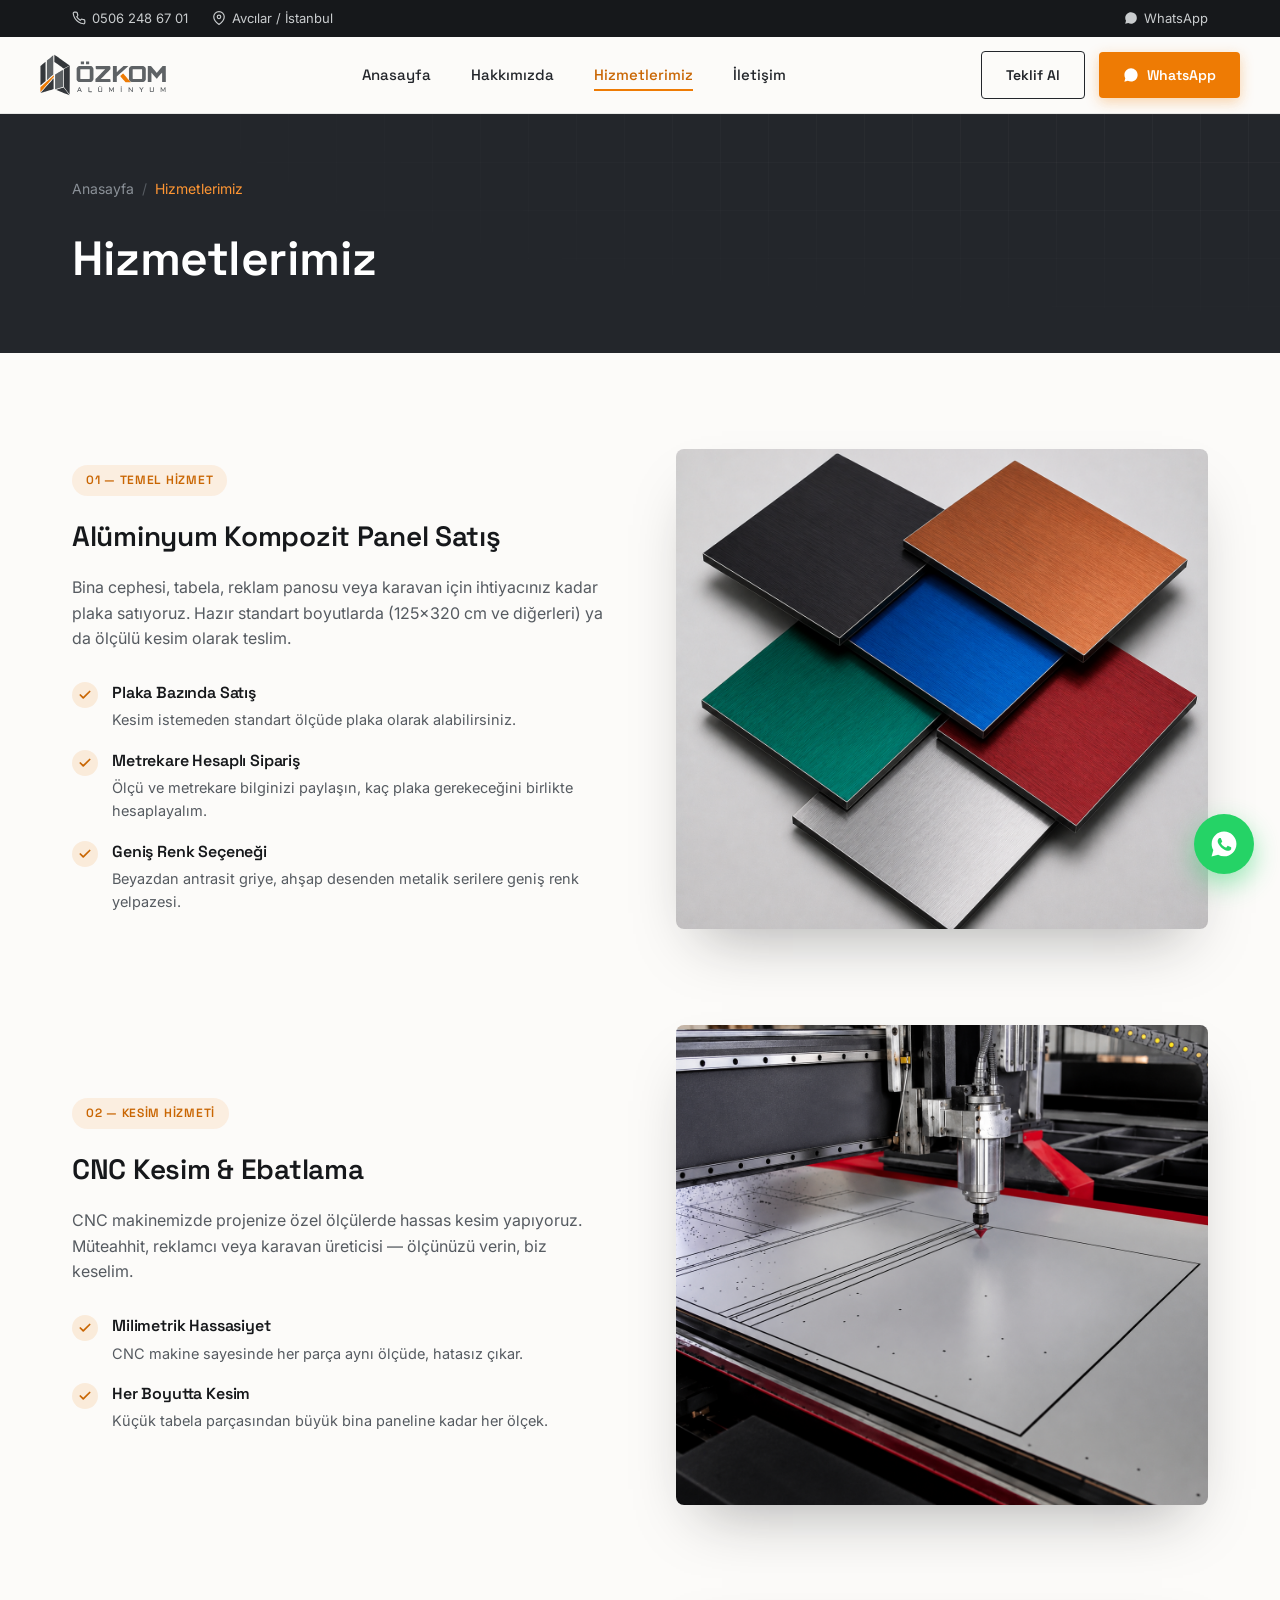
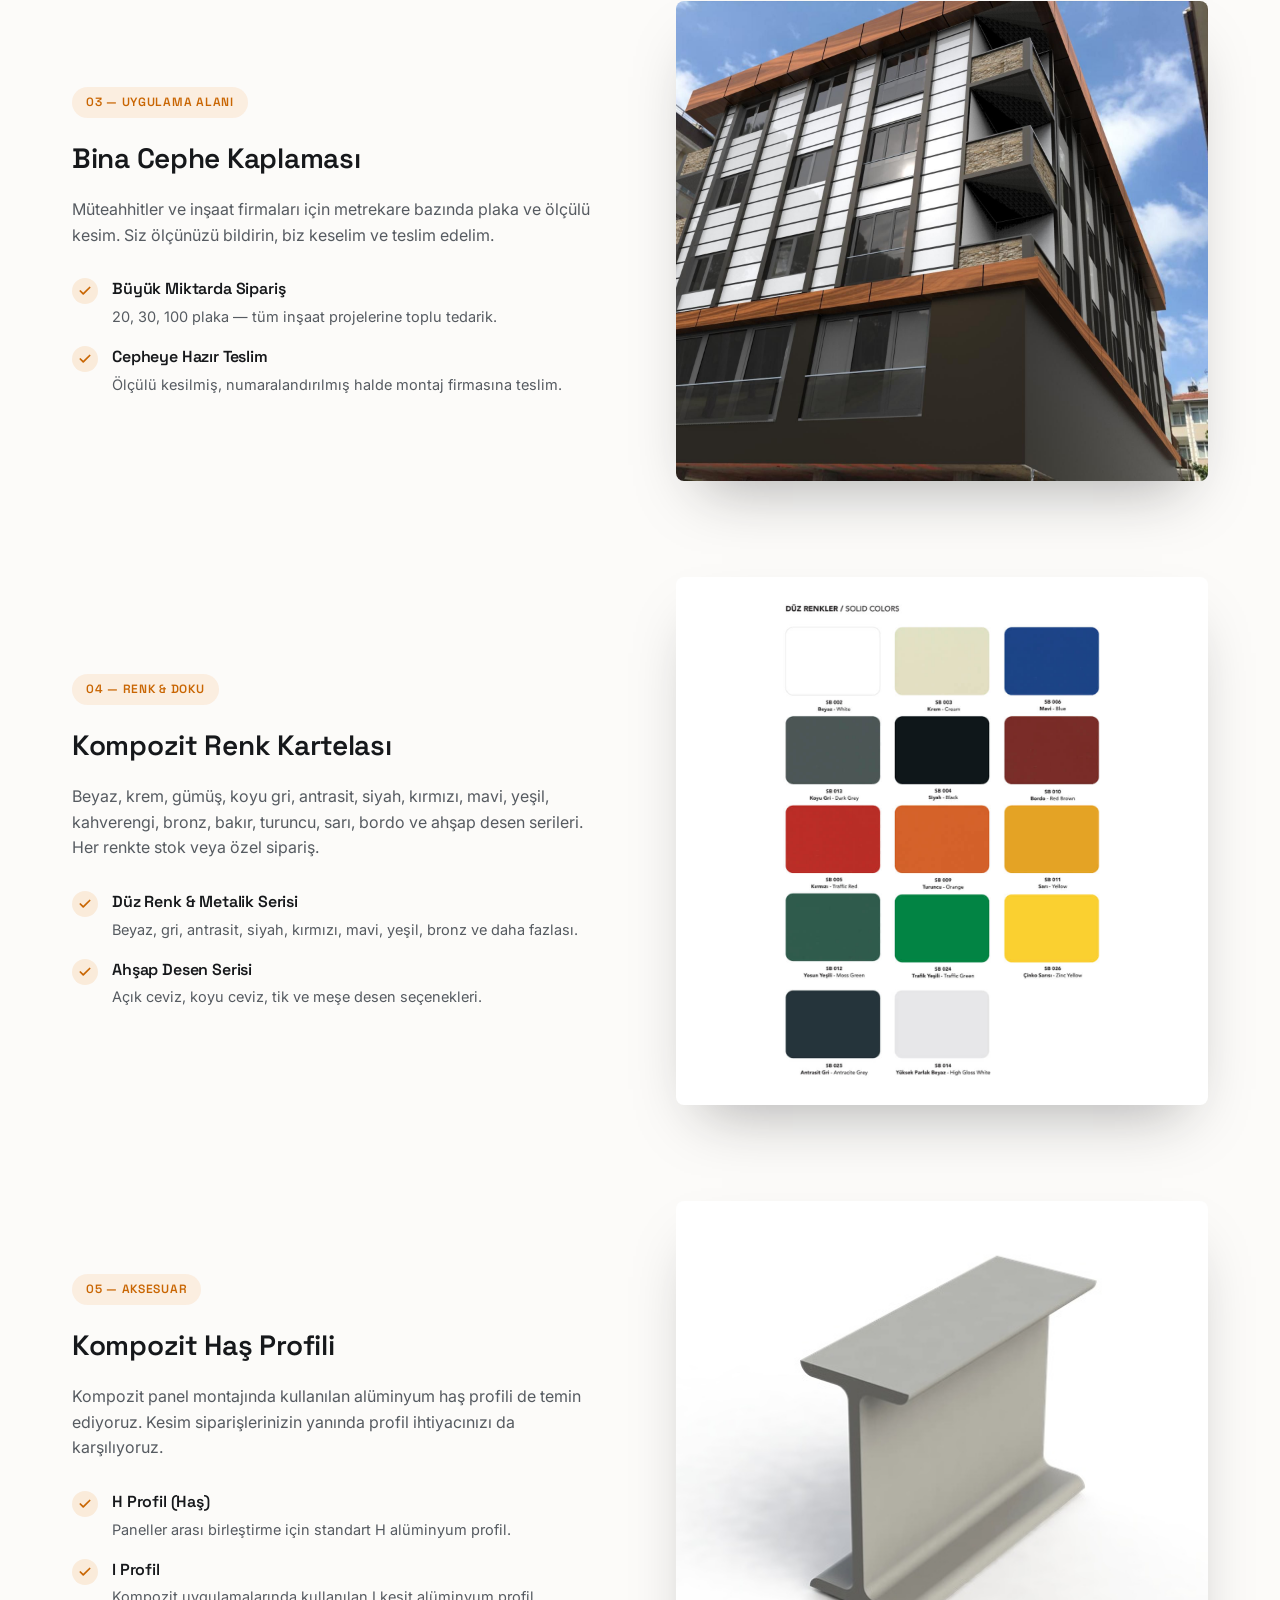
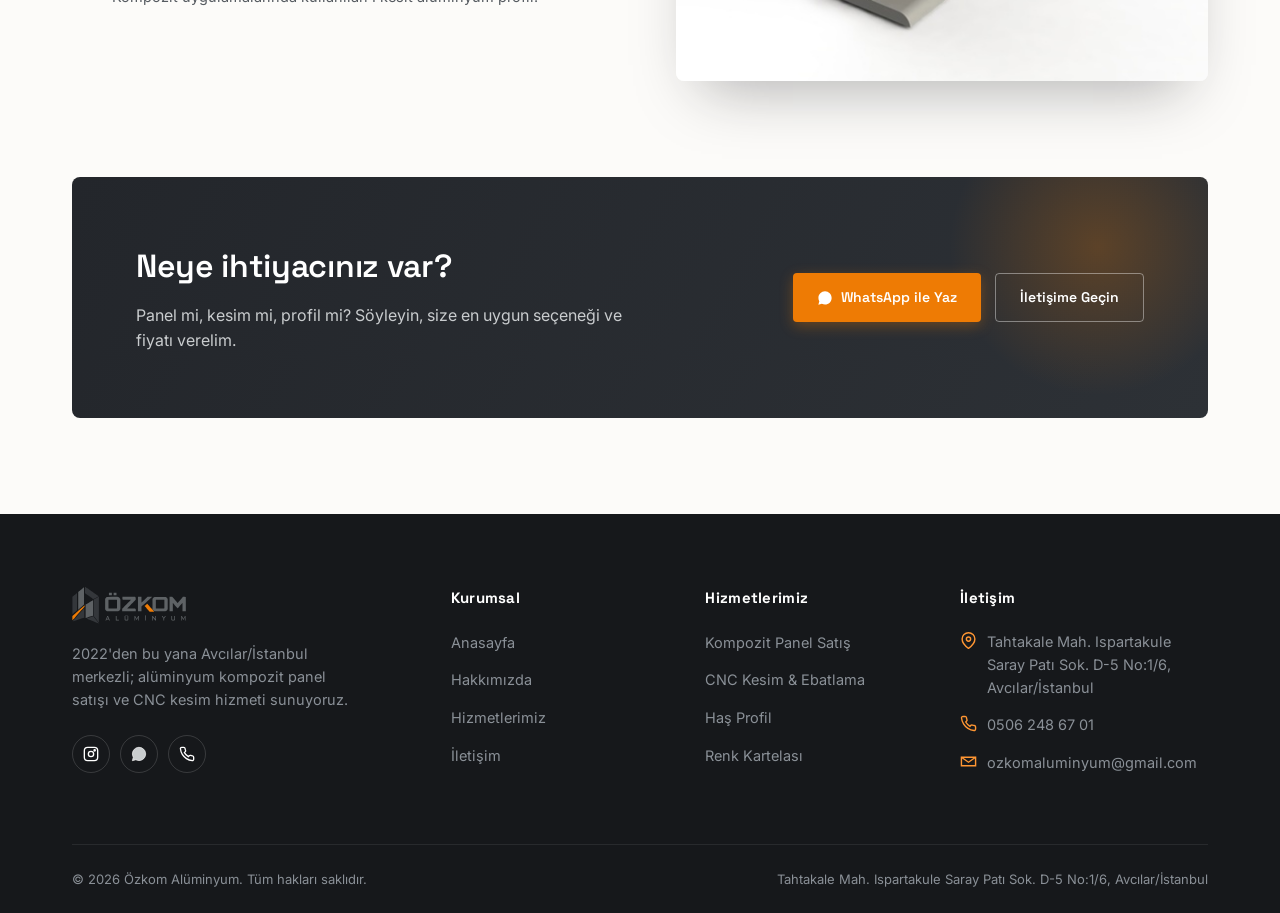
<file: hizmetlerimiz.html>
<!doctype html>
<html lang="tr">
<head>
<meta charset="UTF-8">
<meta name="viewport" content="width=device-width, initial-scale=1.0">
<title>Hizmetlerimiz | Özkom Alüminyum</title>
<meta name="description" content="Alüminyum kompozit panel satış, CNC kesim, haş profil ve renk kartelası. Bina, tabela, reklam ve karavan uygulamaları.">
<link rel="icon" href="assets/ozkom.svg" type="image/svg+xml">
<link rel="stylesheet" href="style.css">
</head>
<body data-cms-page="services">

<div class="topbar">
  <div class="wrap">
    <div class="topbar-left">
      <a href="tel:+905062486701" class="topbar-item" data-cms-settings="phone_tel" data-cms-attr="href">
        <svg viewBox="0 0 24 24" fill="none" stroke="currentColor" stroke-width="2"><path d="M22 16.92v3a2 2 0 0 1-2.18 2 19.79 19.79 0 0 1-8.63-3.07 19.5 19.5 0 0 1-6-6 19.79 19.79 0 0 1-3.07-8.67A2 2 0 0 1 4.11 2h3a2 2 0 0 1 2 1.72c.127.96.361 1.903.7 2.81a2 2 0 0 1-.45 2.11L8.09 9.91a16 16 0 0 0 6 6l1.27-1.27a2 2 0 0 1 2.11-.45c.907.339 1.85.573 2.81.7A2 2 0 0 1 22 16.92z"/></svg>
        <span data-cms-settings="phone_display">0506 248 67 01</span>
      </a>
      <span class="topbar-item">
        <svg viewBox="0 0 24 24" fill="none" stroke="currentColor" stroke-width="2"><path d="M21 10c0 7-9 13-9 13s-9-6-9-13a9 9 0 0 1 18 0z"/><circle cx="12" cy="10" r="3"/></svg>
        <span data-cms-settings="address_short">Avcılar / İstanbul</span>
      </span>
    </div>
    <div class="topbar-left">
      <a href="https://wa.me/905062486701" data-cms-settings="whatsapp_link" data-cms-attr="href" target="_blank" rel="noopener" class="topbar-item">
        <svg viewBox="0 0 24 24" fill="currentColor" width="14" height="14"><path d="M12.04 2C6.58 2 2.13 6.45 2.13 11.91c0 1.75.46 3.45 1.32 4.95L2.05 22l5.25-1.38a9.9 9.9 0 0 0 4.74 1.21h.01c5.46 0 9.91-4.45 9.91-9.91 0-2.65-1.03-5.14-2.9-7.01A9.82 9.82 0 0 0 12.04 2"/></svg>
        WhatsApp
      </a>
    </div>
  </div>
</div>

<header class="site-header">
  <nav class="nav wrap">
    <a href="index.html" class="brand"><img src="assets/ozkom.svg" alt="Özkom Alüminyum"></a>
    <div class="nav-links">
      <a href="index.html">Anasayfa</a>
      <a href="hakkimizda.html">Hakkımızda</a>
      <a href="hizmetlerimiz.html" class="active">Hizmetlerimiz</a>
      <a href="iletisim.html">İletişim</a>
    </div>
    <div class="nav-cta">
      <a href="iletisim.html" class="btn btn-outline">Teklif Al</a>
      <a href="https://wa.me/905062486701" data-cms-settings="whatsapp_link" data-cms-attr="href" target="_blank" rel="noopener" class="btn btn-primary">
        <svg width="16" height="16" viewBox="0 0 24 24" fill="currentColor"><path d="M12.04 2C6.58 2 2.13 6.45 2.13 11.91c0 1.75.46 3.45 1.32 4.95L2.05 22l5.25-1.38a9.9 9.9 0 0 0 4.74 1.21h.01c5.46 0 9.91-4.45 9.91-9.91 0-2.65-1.03-5.14-2.9-7.01A9.82 9.82 0 0 0 12.04 2"/></svg>
        WhatsApp
      </a>
    </div>
    <button class="burger" aria-label="Menü"><span></span><span></span><span></span></button>
  </nav>
</header>
<div class="scrim"></div>
<div class="mobile-panel">
  <button class="mobile-close" aria-label="Menüyü kapat">
    <svg viewBox="0 0 24 24" fill="none" stroke="currentColor" stroke-width="2.4" stroke-linecap="round"><path d="M18 6 6 18M6 6l12 12"/></svg>
  </button>
  <a href="index.html">Anasayfa</a>
  <a href="hakkimizda.html">Hakkımızda</a>
  <a href="hizmetlerimiz.html">Hizmetlerimiz</a>
  <a href="iletisim.html">İletişim</a>
  <a href="https://wa.me/905062486701" target="_blank" rel="noopener" class="btn btn-primary">WhatsApp ile Yaz</a>
</div>

<section class="page-hero">
  <div class="page-hero-deco"></div>
  <div class="wrap">
    <div class="breadcrumb">
      <a href="index.html">Anasayfa</a><span class="sep">/</span><span class="current">Hizmetlerimiz</span>
    </div>
    <h1>Hizmetlerimiz</h1>
  </div>
</section>

<!-- HİZMET 1: KOMPOZİT PANEL SATIŞ -->
<section class="section-pad">
  <div class="wrap">
    <div class="split" style="margin-bottom:96px;">
      <div>
        <span class="tag">01 — Temel Hizmet</span>
        <h3 style="font-size:28px; margin:18px 0 16px;">Alüminyum Kompozit Panel Satış</h3>
        <p style="color:var(--steel); font-size:16px; margin-bottom:20px;">Bina cephesi, tabela, reklam panosu veya karavan için ihtiyacınız kadar plaka satıyoruz. Hazır standart boyutlarda (125×320 cm ve diğerleri) ya da ölçülü kesim olarak teslim.</p>
        <div class="check-list">
          <div class="check-item">
            <div class="ic"><svg viewBox="0 0 24 24" fill="none" stroke-width="3" stroke-linecap="round" stroke-linejoin="round"><polyline points="20 6 9 17 4 12"/></svg></div>
            <div><h4>Plaka Bazında Satış</h4><p>Kesim istemeden standart ölçüde plaka olarak alabilirsiniz.</p></div>
          </div>
          <div class="check-item">
            <div class="ic"><svg viewBox="0 0 24 24" fill="none" stroke-width="3" stroke-linecap="round" stroke-linejoin="round"><polyline points="20 6 9 17 4 12"/></svg></div>
            <div><h4>Metrekare Hesaplı Sipariş</h4><p>Ölçü ve metrekare bilginizi paylaşın, kaç plaka gerekeceğini birlikte hesaplayalım.</p></div>
          </div>
          <div class="check-item">
            <div class="ic"><svg viewBox="0 0 24 24" fill="none" stroke-width="3" stroke-linecap="round" stroke-linejoin="round"><polyline points="20 6 9 17 4 12"/></svg></div>
            <div><h4>Geniş Renk Seçeneği</h4><p>Beyazdan antrasit griye, ahşap desenden metalik serilere geniş renk yelpazesi.</p></div>
          </div>
        </div>
      </div>
      <div class="split-visual">
        <div class="split-img-main"><img src="images/slider1.png" alt="Kompozit panel kaplı modern bina cephesi"></div>
      </div>
    </div>

    <!-- HİZMET 2: CNC KESİM -->
    <div class="split" style="margin-bottom:96px;">
      <div class="split-visual" style="order:2;">
        <div class="split-img-main"><img src="images/slider2.png" alt="CNC kompozit kesim makinası Vista VCM 2030"></div>
      </div>
      <div style="order:1;">
        <span class="tag">02 — Kesim Hizmeti</span>
        <h3 style="font-size:28px; margin:18px 0 16px;">CNC Kesim & Ebatlama</h3>
        <p style="color:var(--steel); font-size:16px; margin-bottom:20px;">CNC makinemizde projenize özel ölçülerde hassas kesim yapıyoruz. Müteahhit, reklamcı veya karavan üreticisi — ölçünüzü verin, biz keselim.</p>
        <div class="check-list">
          <div class="check-item">
            <div class="ic"><svg viewBox="0 0 24 24" fill="none" stroke-width="3" stroke-linecap="round" stroke-linejoin="round"><polyline points="20 6 9 17 4 12"/></svg></div>
            <div><h4>Milimetrik Hassasiyet</h4><p>CNC makine sayesinde her parça aynı ölçüde, hatasız çıkar.</p></div>
          </div>
          <div class="check-item">
            <div class="ic"><svg viewBox="0 0 24 24" fill="none" stroke-width="3" stroke-linecap="round" stroke-linejoin="round"><polyline points="20 6 9 17 4 12"/></svg></div>
            <div><h4>Her Boyutta Kesim</h4><p>Küçük tabela parçasından büyük bina paneline kadar her ölçek.</p></div>
          </div>
        </div>
      </div>
    </div>

    <!-- HİZMET 3: BİNA CEPHESI -->
    <div class="split" style="margin-bottom:96px;">
      <div>
        <span class="tag">03 — Uygulama Alanı</span>
        <h3 style="font-size:28px; margin:18px 0 16px;">Bina Cephe Kaplaması</h3>
        <p style="color:var(--steel); font-size:16px; margin-bottom:20px;">Müteahhitler ve inşaat firmaları için metrekare bazında plaka ve ölçülü kesim. Siz ölçünüzü bildirin, biz keselim ve teslim edelim.</p>
        <div class="check-list">
          <div class="check-item">
            <div class="ic"><svg viewBox="0 0 24 24" fill="none" stroke-width="3" stroke-linecap="round" stroke-linejoin="round"><polyline points="20 6 9 17 4 12"/></svg></div>
            <div><h4>Büyük Miktarda Sipariş</h4><p>20, 30, 100 plaka — tüm inşaat projelerine toplu tedarik.</p></div>
          </div>
          <div class="check-item">
            <div class="ic"><svg viewBox="0 0 24 24" fill="none" stroke-width="3" stroke-linecap="round" stroke-linejoin="round"><polyline points="20 6 9 17 4 12"/></svg></div>
            <div><h4>Cepheye Hazır Teslim</h4><p>Ölçülü kesilmiş, numaralandırılmış halde montaj firmasına teslim.</p></div>
          </div>
        </div>
      </div>
      <div class="split-visual">
        <div class="split-img-main"><img src="images/bina1.jpg" alt="Bina cephe kompozit kaplama uygulaması"></div>
      </div>
    </div>

    <!-- HİZMET 4: RENK KARTELAsı -->
    <div class="split" style="margin-bottom:96px;">
      <div class="split-visual" style="order:2;">
        <div class="split-img-main" style="background:#fff; padding:24px;">
          <img src="images/renkler.jpg" alt="Kompozit panel renk kartelası düz renkler" style="object-fit:contain;">
        </div>
      </div>
      <div style="order:1;">
        <span class="tag">04 — Renk & Doku</span>
        <h3 style="font-size:28px; margin:18px 0 16px;">Kompozit Renk Kartelası</h3>
        <p style="color:var(--steel); font-size:16px; margin-bottom:20px;">Beyaz, krem, gümüş, koyu gri, antrasit, siyah, kırmızı, mavi, yeşil, kahverengi, bronz, bakır, turuncu, sarı, bordo ve ahşap desen serileri. Her renkte stok veya özel sipariş.</p>
        <div class="check-list">
          <div class="check-item">
            <div class="ic"><svg viewBox="0 0 24 24" fill="none" stroke-width="3" stroke-linecap="round" stroke-linejoin="round"><polyline points="20 6 9 17 4 12"/></svg></div>
            <div><h4>Düz Renk & Metalik Serisi</h4><p>Beyaz, gri, antrasit, siyah, kırmızı, mavi, yeşil, bronz ve daha fazlası.</p></div>
          </div>
          <div class="check-item">
            <div class="ic"><svg viewBox="0 0 24 24" fill="none" stroke-width="3" stroke-linecap="round" stroke-linejoin="round"><polyline points="20 6 9 17 4 12"/></svg></div>
            <div><h4>Ahşap Desen Serisi</h4><p>Açık ceviz, koyu ceviz, tik ve meşe desen seçenekleri.</p></div>
          </div>
        </div>
      </div>
    </div>

    <!-- HİZMET 5: HAŞ PROFİL -->
    <div class="split">
      <div>
        <span class="tag">05 — Aksesuar</span>
        <h3 style="font-size:28px; margin:18px 0 16px;">Kompozit Haş Profili</h3>
        <p style="color:var(--steel); font-size:16px; margin-bottom:20px;">Kompozit panel montajında kullanılan alüminyum haş profili de temin ediyoruz. Kesim siparişlerinizin yanında profil ihtiyacınızı da karşılıyoruz.</p>
        <div class="check-list">
          <div class="check-item">
            <div class="ic"><svg viewBox="0 0 24 24" fill="none" stroke-width="3" stroke-linecap="round" stroke-linejoin="round"><polyline points="20 6 9 17 4 12"/></svg></div>
            <div><h4>H Profil (Haş)</h4><p>Paneller arası birleştirme için standart H alüminyum profil.</p></div>
          </div>
          <div class="check-item">
            <div class="ic"><svg viewBox="0 0 24 24" fill="none" stroke-width="3" stroke-linecap="round" stroke-linejoin="round"><polyline points="20 6 9 17 4 12"/></svg></div>
            <div><h4>I Profil</h4><p>Kompozit uygulamalarında kullanılan I kesit alüminyum profil.</p></div>
          </div>
        </div>
      </div>
      <div class="split-visual">
        <div class="split-img-main"><img src="images/has-profil2.jpg" alt="Kompozit haş profili alüminyum"></div>
      </div>
    </div>
  </div>
</section>

<!-- CTA -->
<section class="section-pad" style="padding-top:0;">
  <div class="wrap">
    <div class="cta-band reveal">
      <div class="cta-band-text">
        <h3>Neye ihtiyacınız var?</h3>
        <p>Panel mi, kesim mi, profil mi? Söyleyin, size en uygun seçeneği ve fiyatı verelim.</p>
      </div>
      <div class="cta-band-actions">
        <a href="https://wa.me/905062486701" data-cms-settings="whatsapp_link" data-cms-attr="href" target="_blank" rel="noopener" class="btn btn-primary">
          <svg width="16" height="16" viewBox="0 0 24 24" fill="currentColor"><path d="M12.04 2C6.58 2 2.13 6.45 2.13 11.91c0 1.75.46 3.45 1.32 4.95L2.05 22l5.25-1.38a9.9 9.9 0 0 0 4.74 1.21h.01c5.46 0 9.91-4.45 9.91-9.91 0-2.65-1.03-5.14-2.9-7.01A9.82 9.82 0 0 0 12.04 2"/></svg>
          WhatsApp ile Yaz
        </a>
        <a href="iletisim.html" class="btn btn-outline-light">İletişime Geçin</a>
      </div>
    </div>
  </div>
</section>

<footer class="site-footer">
  <div class="wrap">
    <div class="footer-grid">
      <div class="footer-brand">
        <img src="assets/ozkom.svg" alt="Özkom Alüminyum">
        <p data-cms-settings="footer_about">2022'den bu yana Avcılar/İstanbul merkezli; alüminyum kompozit panel satışı ve CNC kesim hizmeti sunuyoruz.</p>
        <div class="footer-social">
          <a href="#" aria-label="Instagram"><svg viewBox="0 0 24 24" fill="none" stroke-width="2"><rect x="2" y="2" width="20" height="20" rx="5"/><circle cx="12" cy="12" r="4"/><circle cx="17.5" cy="6.5" r="1"/></svg></a>
          <a href="https://wa.me/905062486701" data-cms-settings="whatsapp_link" data-cms-attr="href" target="_blank" rel="noopener" aria-label="WhatsApp"><svg viewBox="0 0 24 24" fill="currentColor" stroke="none"><path d="M12.04 2C6.58 2 2.13 6.45 2.13 11.91c0 1.75.46 3.45 1.32 4.95L2.05 22l5.25-1.38a9.9 9.9 0 0 0 4.74 1.21h.01c5.46 0 9.91-4.45 9.91-9.91 0-2.65-1.03-5.14-2.9-7.01A9.82 9.82 0 0 0 12.04 2"/></svg></a>
          <a href="tel:+905062486701" data-cms-settings="phone_tel" data-cms-attr="href" aria-label="Telefon"><svg viewBox="0 0 24 24" fill="none" stroke-width="2"><path d="M22 16.92v3a2 2 0 0 1-2.18 2 19.79 19.79 0 0 1-8.63-3.07 19.5 19.5 0 0 1-6-6 19.79 19.79 0 0 1-3.07-8.67A2 2 0 0 1 4.11 2h3a2 2 0 0 1 2 1.72c.127.96.361 1.903.7 2.81a2 2 0 0 1-.45 2.11L8.09 9.91a16 16 0 0 0 6 6l1.27-1.27a2 2 0 0 1 2.11-.45c.907.339 1.85.573 2.81.7A2 2 0 0 1 22 16.92z"/></svg></a>
        </div>
      </div>
      <div class="footer-col">
        <h5>Kurumsal</h5>
        <ul>
          <li><a href="index.html">Anasayfa</a></li>
          <li><a href="hakkimizda.html">Hakkımızda</a></li>
          <li><a href="hizmetlerimiz.html">Hizmetlerimiz</a></li>
          <li><a href="iletisim.html">İletişim</a></li>
        </ul>
      </div>
      <div class="footer-col">
        <h5>Hizmetlerimiz</h5>
        <ul>
          <li><a href="hizmetlerimiz.html">Kompozit Panel Satış</a></li>
          <li><a href="hizmetlerimiz.html">CNC Kesim & Ebatlama</a></li>
          <li><a href="hizmetlerimiz.html">Haş Profil</a></li>
          <li><a href="hizmetlerimiz.html">Renk Kartelası</a></li>
        </ul>
      </div>
      <div class="footer-col">
        <h5>İletişim</h5>
        <div class="footer-contact-item">
          <svg viewBox="0 0 24 24" fill="none" stroke-width="2"><path d="M21 10c0 7-9 13-9 13s-9-6-9-13a9 9 0 0 1 18 0z"/><circle cx="12" cy="10" r="3"/></svg>
          <span data-cms-settings="address_full">Tahtakale Mah. Ispartakule Saray Patı Sok. D-5 No:1/6, Avcılar/İstanbul</span>
        </div>
        <div class="footer-contact-item">
          <svg viewBox="0 0 24 24" fill="none" stroke-width="2"><path d="M22 16.92v3a2 2 0 0 1-2.18 2 19.79 19.79 0 0 1-8.63-3.07 19.5 19.5 0 0 1-6-6 19.79 19.79 0 0 1-3.07-8.67A2 2 0 0 1 4.11 2h3a2 2 0 0 1 2 1.72c.127.96.361 1.903.7 2.81a2 2 0 0 1-.45 2.11L8.09 9.91a16 16 0 0 0 6 6l1.27-1.27a2 2 0 0 1 2.11-.45c.907.339 1.85.573 2.81.7A2 2 0 0 1 22 16.92z"/></svg>
          <span data-cms-settings="phone_display">0506 248 67 01</span>
        </div>
        <div class="footer-contact-item">
          <svg viewBox="0 0 24 24" fill="none" stroke-width="2"><path d="M4 4h16v16H4z" stroke="none"/><path d="M22 6 12 13 2 6"/><path d="M2 6h20v12H2z"/></svg>
          <span data-cms-settings="email">ozkomaluminyum@gmail.com</span>
        </div>
      </div>
    </div>
    <div class="footer-bottom">
      <span data-cms-settings="footer_copyright">© 2026 Özkom Alüminyum. Tüm hakları saklıdır.</span>
      <span data-cms-settings="address_full">Tahtakale Mah. Ispartakule Saray Patı Sok. D-5 No:1/6, Avcılar/İstanbul</span>
    </div>
  </div>
</footer>

<a href="https://wa.me/905062486701" data-cms-settings="whatsapp_link" data-cms-attr="href" target="_blank" rel="noopener" class="wa-float" aria-label="WhatsApp">
  <svg viewBox="0 0 24 24"><path d="M12.04 2C6.58 2 2.13 6.45 2.13 11.91c0 1.75.46 3.45 1.32 4.95L2.05 22l5.25-1.38a9.9 9.9 0 0 0 4.74 1.21h.01c5.46 0 9.91-4.45 9.91-9.91 0-2.65-1.03-5.14-2.9-7.01A9.82 9.82 0 0 0 12.04 2m5.83 14.06c-.24.68-1.4 1.3-1.93 1.34-.5.04-.97.23-3.25-.68-2.75-1.1-4.51-3.91-4.65-4.09-.13-.18-1.1-1.46-1.1-2.79 0-1.32.69-1.97.94-2.24.24-.27.53-.33.7-.33.18 0 .35 0 .5.01.16.01.38-.06.59.45.22.53.74 1.83.8 1.96.07.13.11.29.02.47-.09.18-.13.29-.27.45-.13.16-.28.35-.4.47-.13.13-.27.27-.12.53.16.27.7 1.15 1.5 1.86 1.03.92 1.9 1.21 2.17 1.34.27.13.42.11.58-.07.16-.18.68-.79.86-1.06.18-.27.36-.22.6-.13.25.09 1.58.74 1.85.88.27.13.45.2.51.31.07.13.07.71-.17 1.39"/></svg>
</a>
<script src="cms-loader.js"></script>
<script src="script.js"></script>
</body>
</html>
</file>
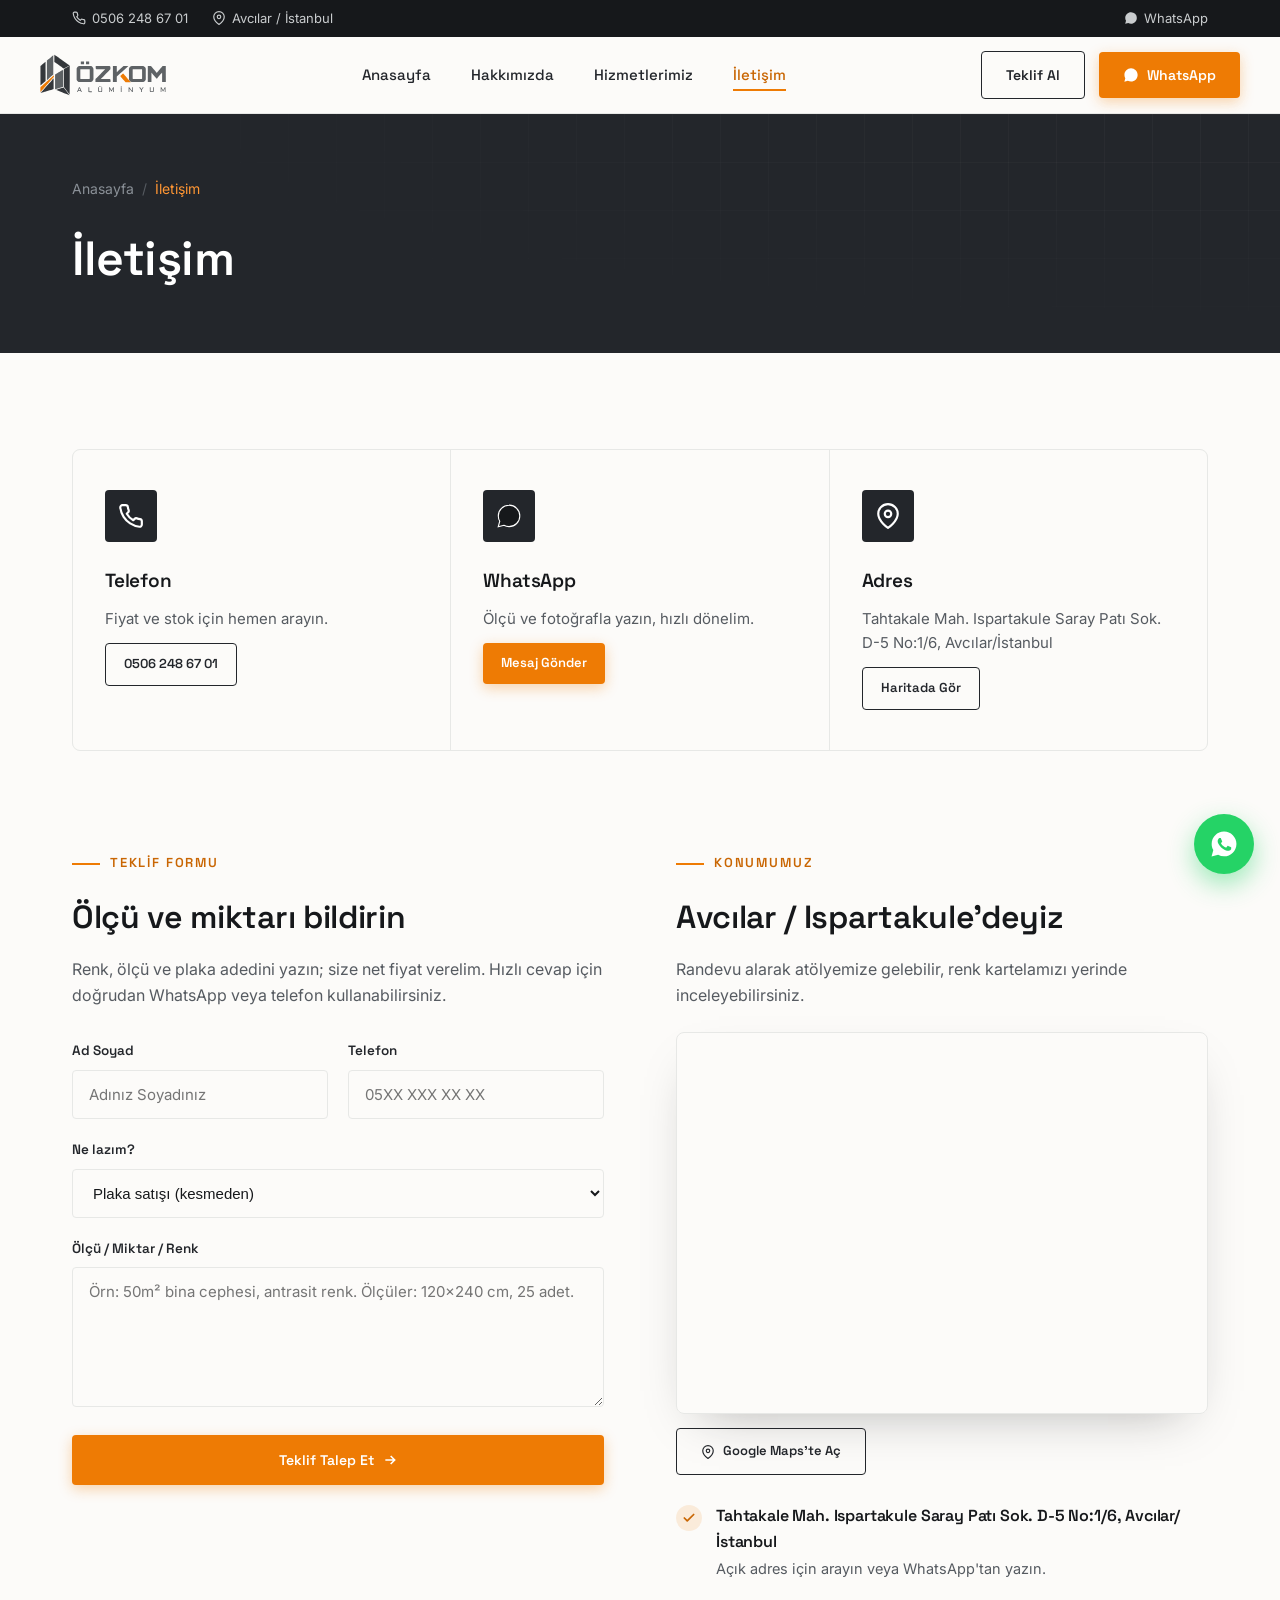
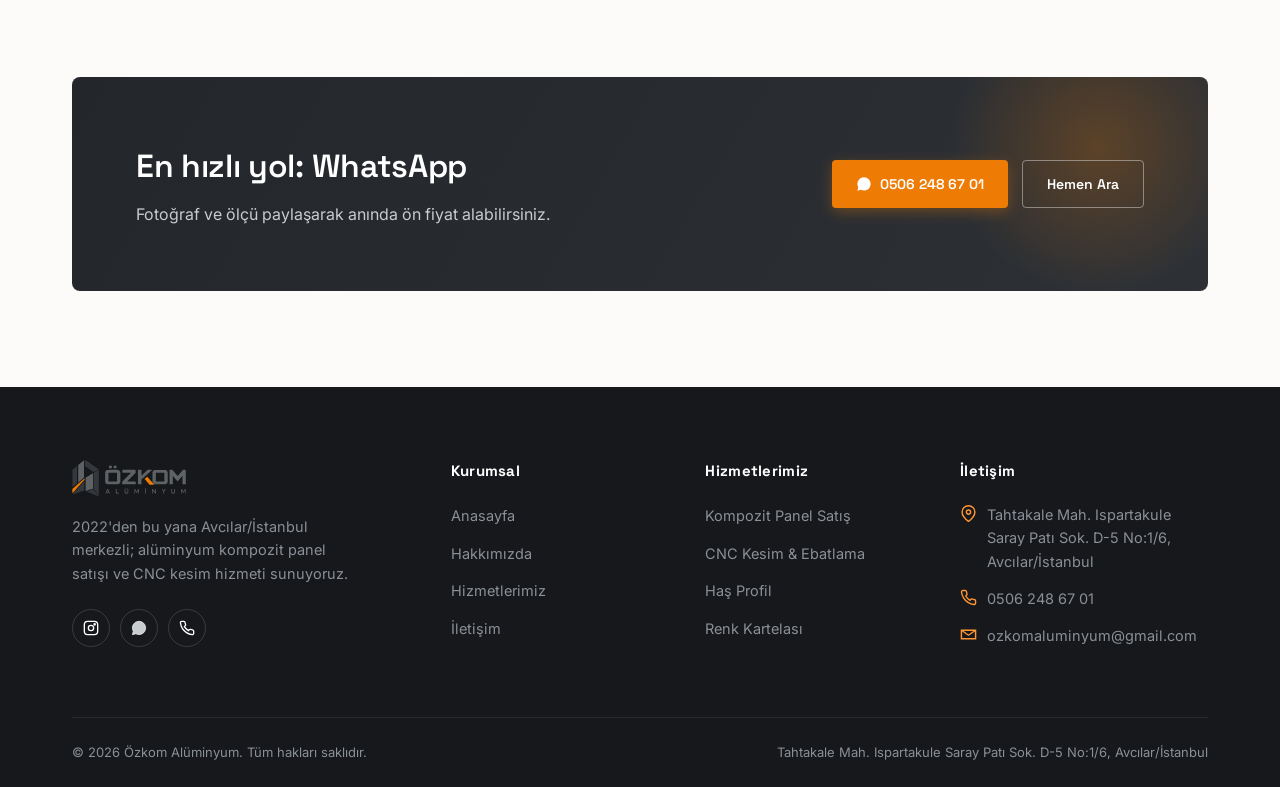
<file: iletisim.html>
<!doctype html>
<html lang="tr">
<head>
<meta charset="UTF-8">
<meta name="viewport" content="width=device-width, initial-scale=1.0">
<title>İletişim | Özkom Alüminyum</title>
<meta name="description" content="Özkom Alüminyum iletişim. Avcılar/Ispartakule, İstanbul. Tel: 0506 248 67 01. Kompozit panel fiyat teklifi için bizi arayın.">
<link rel="icon" href="assets/ozkom.svg" type="image/svg+xml">
<link rel="stylesheet" href="style.css">
</head>
<body data-cms-page="contact">

<div class="topbar">
  <div class="wrap">
    <div class="topbar-left">
      <a href="tel:+905062486701" class="topbar-item" data-cms-settings="phone_tel" data-cms-attr="href">
        <svg viewBox="0 0 24 24" fill="none" stroke="currentColor" stroke-width="2"><path d="M22 16.92v3a2 2 0 0 1-2.18 2 19.79 19.79 0 0 1-8.63-3.07 19.5 19.5 0 0 1-6-6 19.79 19.79 0 0 1-3.07-8.67A2 2 0 0 1 4.11 2h3a2 2 0 0 1 2 1.72c.127.96.361 1.903.7 2.81a2 2 0 0 1-.45 2.11L8.09 9.91a16 16 0 0 0 6 6l1.27-1.27a2 2 0 0 1 2.11-.45c.907.339 1.85.573 2.81.7A2 2 0 0 1 22 16.92z"/></svg>
        <span data-cms-settings="phone_display">0506 248 67 01</span>
      </a>
      <span class="topbar-item">
        <svg viewBox="0 0 24 24" fill="none" stroke="currentColor" stroke-width="2"><path d="M21 10c0 7-9 13-9 13s-9-6-9-13a9 9 0 0 1 18 0z"/><circle cx="12" cy="10" r="3"/></svg>
        <span data-cms-settings="address_short">Avcılar / İstanbul</span>
      </span>
    </div>
    <div class="topbar-left">
      <a href="https://wa.me/905062486701" data-cms-settings="whatsapp_link" data-cms-attr="href" target="_blank" rel="noopener" class="topbar-item">
        <svg viewBox="0 0 24 24" fill="currentColor" width="14" height="14"><path d="M12.04 2C6.58 2 2.13 6.45 2.13 11.91c0 1.75.46 3.45 1.32 4.95L2.05 22l5.25-1.38a9.9 9.9 0 0 0 4.74 1.21h.01c5.46 0 9.91-4.45 9.91-9.91 0-2.65-1.03-5.14-2.9-7.01A9.82 9.82 0 0 0 12.04 2"/></svg>
        WhatsApp
      </a>
    </div>
  </div>
</div>

<header class="site-header">
  <nav class="nav wrap">
    <a href="index.html" class="brand"><img src="assets/ozkom.svg" alt="Özkom Alüminyum"></a>
    <div class="nav-links">
      <a href="index.html">Anasayfa</a>
      <a href="hakkimizda.html">Hakkımızda</a>
      <a href="hizmetlerimiz.html">Hizmetlerimiz</a>
      <a href="iletisim.html" class="active">İletişim</a>
    </div>
    <div class="nav-cta">
      <a href="iletisim.html" class="btn btn-outline">Teklif Al</a>
      <a href="https://wa.me/905062486701" data-cms-settings="whatsapp_link" data-cms-attr="href" target="_blank" rel="noopener" class="btn btn-primary">
        <svg width="16" height="16" viewBox="0 0 24 24" fill="currentColor"><path d="M12.04 2C6.58 2 2.13 6.45 2.13 11.91c0 1.75.46 3.45 1.32 4.95L2.05 22l5.25-1.38a9.9 9.9 0 0 0 4.74 1.21h.01c5.46 0 9.91-4.45 9.91-9.91 0-2.65-1.03-5.14-2.9-7.01A9.82 9.82 0 0 0 12.04 2"/></svg>
        WhatsApp
      </a>
    </div>
    <button class="burger" aria-label="Menü"><span></span><span></span><span></span></button>
  </nav>
</header>
<div class="scrim"></div>
<div class="mobile-panel">
  <button class="mobile-close" aria-label="Menüyü kapat">
    <svg viewBox="0 0 24 24" fill="none" stroke="currentColor" stroke-width="2.4" stroke-linecap="round"><path d="M18 6 6 18M6 6l12 12"/></svg>
  </button>
  <a href="index.html">Anasayfa</a>
  <a href="hakkimizda.html">Hakkımızda</a>
  <a href="hizmetlerimiz.html">Hizmetlerimiz</a>
  <a href="iletisim.html">İletişim</a>
  <a href="https://wa.me/905062486701" target="_blank" rel="noopener" class="btn btn-primary">WhatsApp ile Yaz</a>
</div>

<section class="page-hero">
  <div class="page-hero-deco"></div>
  <div class="wrap">
    <div class="breadcrumb">
      <a href="index.html">Anasayfa</a><span class="sep">/</span><span class="current">İletişim</span>
    </div>
    <h1>İletişim</h1>
  </div>
</section>

<!-- İLETİŞİM KARTI -->
<section class="section-pad" style="padding-bottom:0;">
  <div class="wrap">
    <div class="feature-grid reveal-stagger">
      <div class="feature-card reveal" style="--i:0">
        <div class="feature-icon">
          <svg viewBox="0 0 24 24" fill="none" stroke-width="2" stroke-linecap="round" stroke-linejoin="round"><path d="M22 16.92v3a2 2 0 0 1-2.18 2 19.79 19.79 0 0 1-8.63-3.07 19.5 19.5 0 0 1-6-6 19.79 19.79 0 0 1-3.07-8.67A2 2 0 0 1 4.11 2h3a2 2 0 0 1 2 1.72c.127.96.361 1.903.7 2.81a2 2 0 0 1-.45 2.11L8.09 9.91a16 16 0 0 0 6 6l1.27-1.27a2 2 0 0 1 2.11-.45c.907.339 1.85.573 2.81.7A2 2 0 0 1 22 16.92z"/></svg>
        </div>
        <h3>Telefon</h3>
        <p style="margin-bottom:12px;">Fiyat ve stok için hemen arayın.</p>
        <a href="tel:+905062486701" data-cms-settings="phone_tel" data-cms-attr="href" class="btn btn-outline" style="font-size:13px; padding:10px 18px;">0506 248 67 01</a>
      </div>
      <div class="feature-card reveal" style="--i:1">
        <div class="feature-icon">
          <svg viewBox="0 0 24 24" fill="currentColor" stroke="none"><path d="M12.04 2C6.58 2 2.13 6.45 2.13 11.91c0 1.75.46 3.45 1.32 4.95L2.05 22l5.25-1.38a9.9 9.9 0 0 0 4.74 1.21h.01c5.46 0 9.91-4.45 9.91-9.91 0-2.65-1.03-5.14-2.9-7.01A9.82 9.82 0 0 0 12.04 2"/></svg>
        </div>
        <h3>WhatsApp</h3>
        <p style="margin-bottom:12px;">Ölçü ve fotoğrafla yazın, hızlı dönelim.</p>
        <a href="https://wa.me/905062486701" data-cms-settings="whatsapp_link" data-cms-attr="href" target="_blank" rel="noopener" class="btn btn-primary" style="font-size:13px; padding:10px 18px;">Mesaj Gönder</a>
      </div>
      <div class="feature-card reveal" style="--i:2">
        <div class="feature-icon">
          <svg viewBox="0 0 24 24" fill="none" stroke-width="2" stroke-linecap="round" stroke-linejoin="round"><path d="M21 10c0 7-9 13-9 13s-9-6-9-13a9 9 0 0 1 18 0z"/><circle cx="12" cy="10" r="3"/></svg>
        </div>
        <h3>Adres</h3>
        <p style="margin-bottom:12px;" data-cms-settings="address_full">Tahtakale Mah. Ispartakule Saray Patı Sok. D-5 No:1/6, Avcılar/İstanbul</p>
        <a href="#harita" class="btn btn-outline" style="font-size:13px; padding:10px 18px;">Haritada Gör</a>
      </div>
    </div>
  </div>
</section>

<!-- FORM + HARİTA -->
<section class="section-pad">
  <div class="wrap">
    <div class="split" style="align-items:flex-start;">
      <div class="reveal">
        <div class="eyebrow">Teklif Formu</div>
        <h2 style="font-size:clamp(24px,3vw,32px); margin-bottom:14px;">Ölçü ve miktarı bildirin</h2>
        <p style="color:var(--steel); margin-bottom:32px;">Renk, ölçü ve plaka adedini yazın; size net fiyat verelim. Hızlı cevap için doğrudan WhatsApp veya telefon kullanabilirsiniz.</p>
        <form id="contact-form" name="teklif-formu" netlify netlify-honeypot="bot-field" action="/tesekkurler.html" method="POST">
          <input type="hidden" name="form-name" value="teklif-formu">
          <p style="display:none;"><input name="bot-field"></p>
          <div class="form-row">
            <div class="form-field">
              <label for="name">Ad Soyad</label>
              <input type="text" id="name" name="name" placeholder="Adınız Soyadınız" required>
            </div>
            <div class="form-field">
              <label for="phone">Telefon</label>
              <input type="tel" id="phone" name="phone" placeholder="05XX XXX XX XX" required>
            </div>
          </div>
          <div class="form-field">
            <label for="subject">Ne lazım?</label>
            <select id="subject" name="subject">
              <option>Plaka satışı (kesmeden)</option>
              <option>CNC kesim + satış</option>
              <option>Haş profil</option>
              <option>Renk kartelası bilgisi</option>
              <option>Diğer</option>
            </select>
          </div>
          <div class="form-field">
            <label for="message">Ölçü / Miktar / Renk</label>
            <textarea id="message" name="message" placeholder="Örn: 50m² bina cephesi, antrasit renk. Ölçüler: 120x240 cm, 25 adet." required></textarea>
          </div>
          <button type="submit" class="btn btn-primary" style="width:100%; justify-content:center; padding:16px;">
            Teklif Talep Et
            <svg width="16" height="16" viewBox="0 0 24 24" fill="none" stroke="currentColor" stroke-width="2.4"><path d="M5 12h14M13 6l6 6-6 6"/></svg>
          </button>
        </form>
      </div>

      <div class="reveal" id="harita">
        <div class="eyebrow">Konumumuz</div>
        <h2 style="font-size:clamp(24px,3vw,32px); margin-bottom:14px;">Avcılar / Ispartakule'deyiz</h2>
        <p style="color:var(--steel); margin-bottom:24px;">Randevu alarak atölyemize gelebilir, renk kartelamızı yerinde inceleyebilirsiniz.</p>
        <div style="border-radius:var(--radius-m); overflow:hidden; box-shadow:0 20px 50px -25px rgba(22,24,27,.35); border:1px solid var(--silver-light);">
          <iframe
            title="Özkom Alüminyum Konum - Tahtakale Mah. Ispartakule, Avcılar"
            src="https://maps.google.com/maps?q=Tahtakale+Mahallesi+Ispartakule+Saray+Pat%C4%B1+Sokak+Avc%C4%B1lar+%C4%B0stanbul&output=embed&z=16"
            width="100%" height="380" style="border:0; display:block;"
            allowfullscreen loading="lazy" referrerpolicy="no-referrer-when-downgrade">
          </iframe>
        </div>
        <div style="margin-top:14px;">
          <a href="https://maps.app.goo.gl/KLWZhcz3jsvB21cm8" target="_blank" rel="noopener" class="btn btn-outline" style="font-size:13px;">
            <svg width="14" height="14" viewBox="0 0 24 24" fill="none" stroke="currentColor" stroke-width="2"><path d="M21 10c0 7-9 13-9 13s-9-6-9-13a9 9 0 0 1 18 0z"/><circle cx="12" cy="10" r="3"/></svg>
            Google Maps'te Aç
          </a>
        </div>
        <div class="check-list" style="margin-top:28px;">
          <div class="check-item">
            <div class="ic"><svg viewBox="0 0 24 24" fill="none" stroke-width="3" stroke-linecap="round" stroke-linejoin="round"><polyline points="20 6 9 17 4 12"/></svg></div>
            <div><h4 data-cms-settings="address_full">Tahtakale Mah. Ispartakule Saray Patı Sok. D-5 No:1/6, Avcılar/İstanbul</h4><p>Açık adres için arayın veya WhatsApp'tan yazın.</p></div>
          </div>
        </div>
      </div>
    </div>
  </div>
</section>

<!-- CTA -->
<section class="section-pad" style="padding-top:0;">
  <div class="wrap">
    <div class="cta-band reveal">
      <div class="cta-band-text">
        <h3>En hızlı yol: WhatsApp</h3>
        <p>Fotoğraf ve ölçü paylaşarak anında ön fiyat alabilirsiniz.</p>
      </div>
      <div class="cta-band-actions">
        <a href="https://wa.me/905062486701" data-cms-settings="whatsapp_link" data-cms-attr="href" target="_blank" rel="noopener" class="btn btn-primary">
          <svg width="16" height="16" viewBox="0 0 24 24" fill="currentColor"><path d="M12.04 2C6.58 2 2.13 6.45 2.13 11.91c0 1.75.46 3.45 1.32 4.95L2.05 22l5.25-1.38a9.9 9.9 0 0 0 4.74 1.21h.01c5.46 0 9.91-4.45 9.91-9.91 0-2.65-1.03-5.14-2.9-7.01A9.82 9.82 0 0 0 12.04 2"/></svg>
          0506 248 67 01
        </a>
        <a href="tel:+905062486701" data-cms-settings="phone_tel" data-cms-attr="href" class="btn btn-outline-light">Hemen Ara</a>
      </div>
    </div>
  </div>
</section>

<footer class="site-footer">
  <div class="wrap">
    <div class="footer-grid">
      <div class="footer-brand">
        <img src="assets/ozkom.svg" alt="Özkom Alüminyum">
        <p data-cms-settings="footer_about">2022'den bu yana Avcılar/İstanbul merkezli; alüminyum kompozit panel satışı ve CNC kesim hizmeti sunuyoruz.</p>
        <div class="footer-social">
          <a href="#" aria-label="Instagram"><svg viewBox="0 0 24 24" fill="none" stroke-width="2"><rect x="2" y="2" width="20" height="20" rx="5"/><circle cx="12" cy="12" r="4"/><circle cx="17.5" cy="6.5" r="1"/></svg></a>
          <a href="https://wa.me/905062486701" data-cms-settings="whatsapp_link" data-cms-attr="href" target="_blank" rel="noopener" aria-label="WhatsApp"><svg viewBox="0 0 24 24" fill="currentColor" stroke="none"><path d="M12.04 2C6.58 2 2.13 6.45 2.13 11.91c0 1.75.46 3.45 1.32 4.95L2.05 22l5.25-1.38a9.9 9.9 0 0 0 4.74 1.21h.01c5.46 0 9.91-4.45 9.91-9.91 0-2.65-1.03-5.14-2.9-7.01A9.82 9.82 0 0 0 12.04 2"/></svg></a>
          <a href="tel:+905062486701" data-cms-settings="phone_tel" data-cms-attr="href" aria-label="Telefon"><svg viewBox="0 0 24 24" fill="none" stroke-width="2"><path d="M22 16.92v3a2 2 0 0 1-2.18 2 19.79 19.79 0 0 1-8.63-3.07 19.5 19.5 0 0 1-6-6 19.79 19.79 0 0 1-3.07-8.67A2 2 0 0 1 4.11 2h3a2 2 0 0 1 2 1.72c.127.96.361 1.903.7 2.81a2 2 0 0 1-.45 2.11L8.09 9.91a16 16 0 0 0 6 6l1.27-1.27a2 2 0 0 1 2.11-.45c.907.339 1.85.573 2.81.7A2 2 0 0 1 22 16.92z"/></svg></a>
        </div>
      </div>
      <div class="footer-col">
        <h5>Kurumsal</h5>
        <ul>
          <li><a href="index.html">Anasayfa</a></li>
          <li><a href="hakkimizda.html">Hakkımızda</a></li>
          <li><a href="hizmetlerimiz.html">Hizmetlerimiz</a></li>
          <li><a href="iletisim.html">İletişim</a></li>
        </ul>
      </div>
      <div class="footer-col">
        <h5>Hizmetlerimiz</h5>
        <ul>
          <li><a href="hizmetlerimiz.html">Kompozit Panel Satış</a></li>
          <li><a href="hizmetlerimiz.html">CNC Kesim & Ebatlama</a></li>
          <li><a href="hizmetlerimiz.html">Haş Profil</a></li>
          <li><a href="hizmetlerimiz.html">Renk Kartelası</a></li>
        </ul>
      </div>
      <div class="footer-col">
        <h5>İletişim</h5>
        <div class="footer-contact-item">
          <svg viewBox="0 0 24 24" fill="none" stroke-width="2"><path d="M21 10c0 7-9 13-9 13s-9-6-9-13a9 9 0 0 1 18 0z"/><circle cx="12" cy="10" r="3"/></svg>
          <span data-cms-settings="address_full">Tahtakale Mah. Ispartakule Saray Patı Sok. D-5 No:1/6, Avcılar/İstanbul</span>
        </div>
        <div class="footer-contact-item">
          <svg viewBox="0 0 24 24" fill="none" stroke-width="2"><path d="M22 16.92v3a2 2 0 0 1-2.18 2 19.79 19.79 0 0 1-8.63-3.07 19.5 19.5 0 0 1-6-6 19.79 19.79 0 0 1-3.07-8.67A2 2 0 0 1 4.11 2h3a2 2 0 0 1 2 1.72c.127.96.361 1.903.7 2.81a2 2 0 0 1-.45 2.11L8.09 9.91a16 16 0 0 0 6 6l1.27-1.27a2 2 0 0 1 2.11-.45c.907.339 1.85.573 2.81.7A2 2 0 0 1 22 16.92z"/></svg>
          <span data-cms-settings="phone_display">0506 248 67 01</span>
        </div>
        <div class="footer-contact-item">
          <svg viewBox="0 0 24 24" fill="none" stroke-width="2"><path d="M4 4h16v16H4z" stroke="none"/><path d="M22 6 12 13 2 6"/><path d="M2 6h20v12H2z"/></svg>
          <span data-cms-settings="email">ozkomaluminyum@gmail.com</span>
        </div>
      </div>
    </div>
    <div class="footer-bottom">
      <span data-cms-settings="footer_copyright">© 2026 Özkom Alüminyum. Tüm hakları saklıdır.</span>
      <span data-cms-settings="address_full">Tahtakale Mah. Ispartakule Saray Patı Sok. D-5 No:1/6, Avcılar/İstanbul</span>
    </div>
  </div>
</footer>

<a href="https://wa.me/905062486701" data-cms-settings="whatsapp_link" data-cms-attr="href" target="_blank" rel="noopener" class="wa-float" aria-label="WhatsApp">
  <svg viewBox="0 0 24 24"><path d="M12.04 2C6.58 2 2.13 6.45 2.13 11.91c0 1.75.46 3.45 1.32 4.95L2.05 22l5.25-1.38a9.9 9.9 0 0 0 4.74 1.21h.01c5.46 0 9.91-4.45 9.91-9.91 0-2.65-1.03-5.14-2.9-7.01A9.82 9.82 0 0 0 12.04 2m5.83 14.06c-.24.68-1.4 1.3-1.93 1.34-.5.04-.97.23-3.25-.68-2.75-1.1-4.51-3.91-4.65-4.09-.13-.18-1.1-1.46-1.1-2.79 0-1.32.69-1.97.94-2.24.24-.27.53-.33.7-.33.18 0 .35 0 .5.01.16.01.38-.06.59.45.22.53.74 1.83.8 1.96.07.13.11.29.02.47-.09.18-.13.29-.27.45-.13.16-.28.35-.4.47-.13.13-.27.27-.12.53.16.27.7 1.15 1.5 1.86 1.03.92 1.9 1.21 2.17 1.34.27.13.42.11.58-.07.16-.18.68-.79.86-1.06.18-.27.36-.22.6-.13.25.09 1.58.74 1.85.88.27.13.45.2.51.31.07.13.07.71-.17 1.39"/></svg>
</a>
<script src="cms-loader.js"></script>
<script src="script.js"></script>
</body>
</html>
</file>
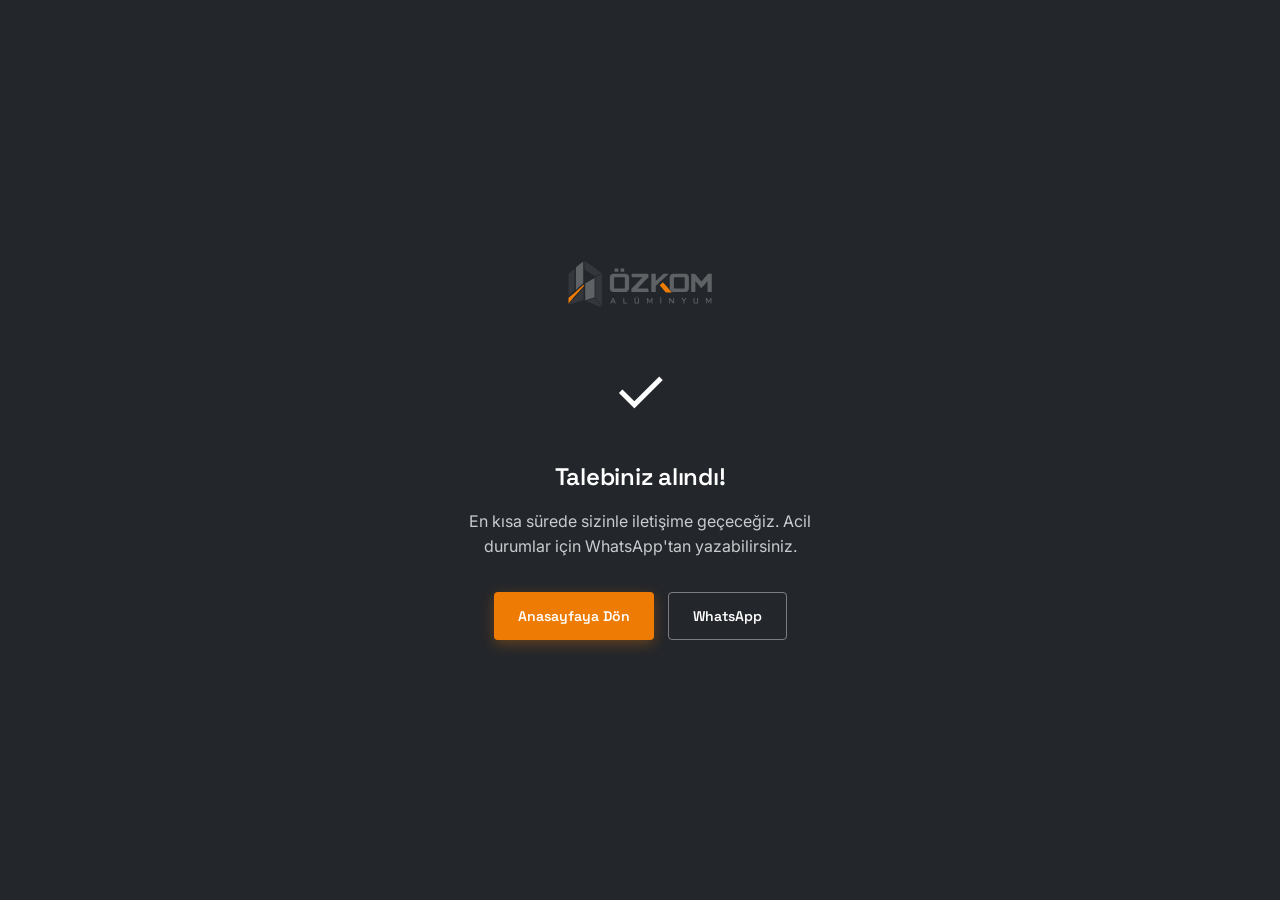
<file: tesekkurler.html>
<!doctype html>
<html lang="tr">
<head>
<meta charset="UTF-8">
<meta name="viewport" content="width=device-width, initial-scale=1.0">
<title>Teşekkürler | Özkom Alüminyum</title>
<link rel="icon" href="assets/ozkom.svg" type="image/svg+xml">
<link rel="stylesheet" href="style.css">
</head>
<body>
<section style="min-height:100vh; display:flex; align-items:center; justify-content:center; background:var(--anthracite); color:#fff; text-align:center; padding:32px;">
  <div>
    <img src="assets/ozkom.svg" alt="Özkom Alüminyum" style="height:48px; margin:0 auto 32px;">
    <div style="font-size:64px; margin-bottom:16px;">✓</div>
    <h1 style="color:#fff; margin-bottom:12px;">Talebiniz alındı!</h1>
    <p style="color:var(--silver); margin-bottom:32px; max-width:400px; margin-left:auto; margin-right:auto;">En kısa sürede sizinle iletişime geçeceğiz. Acil durumlar için WhatsApp'tan yazabilirsiniz.</p>
    <div style="display:flex; gap:14px; justify-content:center; flex-wrap:wrap;">
      <a href="index.html" class="btn btn-primary">Anasayfaya Dön</a>
      <a href="https://wa.me/905062486701" target="_blank" rel="noopener" class="btn btn-outline-light">WhatsApp</a>
    </div>
  </div>
</section>
</body>
</html>
</file>
<file: style.css>
/* ============================================
   ÖZKOM ALÜMİNYUM — Design System
   Palette: Anthracite #23262B, Steel #565B61, Orange #EE7B04,
            Warm White #F7F6F3, Silver #C9CCCE, Ink #16181B
   Display: Space Grotesk / Body: Inter
============================================ */

@import url('https://fonts.googleapis.com/css2?family=Space+Grotesk:wght@400;500;600;700&family=Inter:wght@400;500;600;700;800&display=swap');

:root{
  --ink:#16181B;
  --anthracite:#23262B;
  --anthracite-2:#2D3136;
  --steel:#565B61;
  --steel-light:#8A9097;
  --silver:#C9CCCE;
  --silver-light:#E7E8E6;
  --warm-white:#F7F6F3;
  --paper:#FCFBF9;
  --orange:#EE7B04;
  --orange-light:#FF9633;
  --orange-dim:#C96603;

  --display: 'Space Grotesk', sans-serif;
  --body: 'Inter', sans-serif;

  --container: 1200px;
  --radius-s: 4px;
  --radius-m: 8px;

  --ease: cubic-bezier(.22,1,.36,1);
}

*,*::before,*::after{ box-sizing:border-box; margin:0; padding:0; }
html{ scroll-behavior:smooth; }
@media (prefers-reduced-motion: reduce){
  html{ scroll-behavior:auto; }
  *,*::before,*::after{ animation-duration:0.01ms !important; animation-iteration-count:1 !important; transition-duration:0.01ms !important; scroll-behavior:auto !important; }
}

body{
  font-family:var(--body);
  background:var(--paper);
  color:var(--ink);
  line-height:1.6;
  -webkit-font-smoothing:antialiased;
  overflow-x:hidden;
}

img{ max-width:100%; display:block; }
a{ color:inherit; text-decoration:none; }
ul{ list-style:none; }
button{ font-family:inherit; cursor:pointer; border:none; background:none; }
input,textarea{ font-family:inherit; }

.wrap{
  max-width:var(--container);
  margin:0 auto;
  padding:0 32px;
}

h1,h2,h3,h4{
  font-family:var(--display);
  font-weight:600;
  letter-spacing:-0.01em;
  color:var(--ink);
}

::selection{ background:var(--orange); color:#fff; }

:focus-visible{
  outline:2px solid var(--orange);
  outline-offset:3px;
}

/* ============ HERO SLIDER ============ */
.hero-slider{
  position:relative;
  width:100%;
  height:100%;
  border-radius:24px;
  overflow:hidden;
  box-shadow:0 32px 64px -20px rgba(0,0,0,.5);
}
.slider-track{
  display:flex;
  width:100%;
  height:100%;
  position:relative;
}
.slide{
  position:absolute;
  inset:0;
  opacity:0;
  transition:opacity .9s ease;
  border-radius:24px;
  overflow:hidden;
}
.slide.active{ opacity:1; }

/* Resim zoom efekti */
.slide img{
  width:100%;
  height:100%;
  object-fit:cover;
  display:block;
  transform:scale(1.08);
  transition:transform 5s ease;
}
.slide.active img{
  transform:scale(1);
}

.slide-overlay{
  position:absolute;
  inset:0;
  background:linear-gradient(180deg, rgba(0,0,0,.35) 0%, rgba(0,0,0,.05) 40%, rgba(0,0,0,.55) 100%);
  display:flex;
  flex-direction:column;
  align-items:flex-start;
  justify-content:flex-end;
  padding:28px 28px 36px;
  gap:6px;
}

/* Yazı animasyonu */
.slide-brand,
.slide-title{
  opacity:0;
  transform:translateY(18px);
  transition:opacity .6s ease, transform .6s ease;
}
.slide-brand{ transition-delay:.2s; }
.slide-title{ transition-delay:.4s; }

.slide-brand.text-visible,
.slide-title.text-visible{
  opacity:1;
  transform:translateY(0);
}

.slide-brand{
  font-family:var(--display);
  font-size:11px;
  font-weight:600;
  letter-spacing:.16em;
  text-transform:uppercase;
  color:rgba(255,255,255,.85);
}
.slide-title{
  font-family:var(--display);
  font-size:22px;
  font-weight:700;
  color:#fff;
  line-height:1.2;
}
.slider-dots{
  position:absolute;
  bottom:14px;
  left:50%;
  transform:translateX(-50%);
  display:flex;
  gap:8px;
  z-index:10;
}
.slider-dot{
  width:8px; height:8px;
  border-radius:50%;
  background:rgba(255,255,255,.4);
  border:none;
  cursor:pointer;
  transition:background .3s, transform .3s, width .3s;
  padding:0;
}
.slider-dot.active{
  background:#fff;
  width:24px;
  border-radius:4px;
}

/* ============ TOPBAR (utility strip) ============ */
.topbar{
  background:var(--ink);
  color:var(--silver);
  font-size:13px;
}
.topbar .wrap{
  display:flex;
  justify-content:space-between;
  align-items:center;
  padding-top:8px;
  padding-bottom:8px;
  flex-wrap:wrap;
  gap:8px;
}
.topbar-left{ display:flex; gap:24px; flex-wrap:wrap; }
.topbar a{ color:var(--silver); transition:color .2s; }
.topbar a:hover{ color:var(--orange-light); }
.topbar-item{ display:flex; align-items:center; gap:6px; }
.topbar svg{ width:14px; height:14px; flex-shrink:0; }

/* ============ HEADER / NAV ============ */
.site-header{
  background:rgba(252,251,249,.92);
  backdrop-filter:blur(10px);
  position:sticky; top:0; z-index:100;
  border-bottom:1px solid var(--silver-light);
}
.nav{
  display:flex;
  align-items:center;
  justify-content:space-between;
  padding:14px 0;
}
.brand{ display:flex; align-items:center; gap:12px; }
.brand img{ height:42px; width:auto; }

.nav-links{
  display:flex;
  align-items:center;
  gap:4px;
}
.nav-links a{
  font-family:var(--display);
  font-size:15px;
  font-weight:500;
  color:var(--anthracite);
  padding:10px 18px;
  border-radius:var(--radius-s);
  position:relative;
  transition:color .2s;
}
.nav-links a::after{
  content:'';
  position:absolute;
  left:18px; right:18px; bottom:6px;
  height:2px;
  background:var(--orange);
  transform:scaleX(0);
  transform-origin:left;
  transition:transform .25s var(--ease);
}
.nav-links a:hover{ color:var(--orange-dim); }
.nav-links a:hover::after{ transform:scaleX(1); }
.nav-links a.active{ color:var(--orange-dim); }
.nav-links a.active::after{ transform:scaleX(1); }

.nav-cta{
  display:flex; align-items:center; gap:14px;
}
.btn{
  display:inline-flex;
  align-items:center;
  gap:8px;
  font-family:var(--display);
  font-weight:600;
  font-size:14px;
  padding:12px 24px;
  border-radius:var(--radius-s);
  transition:transform .25s var(--ease), box-shadow .25s var(--ease), background .2s;
  white-space:nowrap;
}
.btn-primary{
  background:var(--orange);
  color:#fff;
  box-shadow:0 4px 14px rgba(238,123,4,.32);
}
.btn-primary:hover{
  background:var(--orange-dim);
  transform:translateY(-2px);
  box-shadow:0 8px 20px rgba(238,123,4,.4);
}
.btn-dark{
  background:var(--anthracite);
  color:#fff;
}
.btn-dark:hover{
  background:var(--ink);
  transform:translateY(-2px);
}
.btn-outline{
  border:1.5px solid var(--anthracite);
  color:var(--anthracite);
}
.btn-outline:hover{
  background:var(--anthracite);
  color:#fff;
}
.btn-outline-light{
  border:1.5px solid rgba(255,255,255,.4);
  color:#fff;
}
.btn-outline-light:hover{
  background:#fff;
  color:var(--anthracite);
  border-color:#fff;
}

.burger{
  display:none;
  flex-direction:column;
  gap:5px;
  width:32px;
  padding:8px 0;
}
.burger span{
  display:block;
  height:2px;
  background:var(--anthracite);
  border-radius:2px;
  transition:all .3s var(--ease);
}
.burger.open span:nth-child(1){ transform:translateY(7px) rotate(45deg); }
.burger.open span:nth-child(2){ opacity:0; }
.burger.open span:nth-child(3){ transform:translateY(-7px) rotate(-45deg); }

/* ============ MOBILE NAV ============ */
.mobile-panel{
  display:none;
  position:fixed;
  inset:0 0 0 auto;
  width:min(82vw,360px);
  height:100vh;
  background:var(--anthracite);
  z-index:200;
  padding:90px 32px 32px;
  transform:translateX(100%);
  transition:transform .35s var(--ease);
  flex-direction:column;
  gap:6px;
}
.mobile-panel.open{ transform:translateX(0); display:flex; }
.mobile-close{
  position:absolute;
  top:24px; right:24px;
  width:42px; height:42px;
  border-radius:50%;
  border:1.5px solid rgba(255,255,255,.18);
  display:flex; align-items:center; justify-content:center;
  transition:background .2s, border-color .2s, transform .2s;
}
.mobile-close:hover{ background:var(--orange); border-color:var(--orange); transform:rotate(90deg); }
.mobile-close svg{ width:18px; height:18px; stroke:#fff; }
.mobile-panel a{
  font-family:var(--display);
  color:#fff;
  font-size:20px;
  padding:16px 4px;
  border-bottom:1px solid rgba(255,255,255,.1);
}
.mobile-panel .btn{ margin-top:24px; justify-content:center; }
.scrim{
  display:none;
  position:fixed; inset:0;
  background:rgba(15,16,18,.5);
  z-index:150;
  opacity:0;
  transition:opacity .3s;
}
.scrim.open{ display:block; opacity:1; }

/* ============ SECTION BASICS ============ */
section{ position:relative; }
.section-pad{ padding:96px 0; }
.eyebrow{
  display:inline-flex;
  align-items:center;
  gap:10px;
  font-family:var(--display);
  font-size:13px;
  font-weight:600;
  letter-spacing:.14em;
  text-transform:uppercase;
  color:var(--orange-dim);
  margin-bottom:18px;
}
.eyebrow::before{
  content:'';
  width:28px; height:2px;
  background:var(--orange);
}
.section-head{
  max-width:640px;
  margin-bottom:56px;
}
.section-head h2{
  font-size:clamp(28px,4vw,42px);
  line-height:1.15;
  margin-bottom:18px;
}
.section-head p{
  color:var(--steel);
  font-size:17px;
}
.section-head.center{ margin-left:auto; margin-right:auto; text-align:center; }

/* ============ HERO ============ */
.hero{
  background:var(--anthracite);
  color:#fff;
  position:relative;
  overflow:hidden;
  padding:64px 0 0;
}
.hero-grid{
  display:grid;
  grid-template-columns:1.05fr .95fr;
  gap:40px;
  align-items:center;
  position:relative;
  z-index:2;
}
.hero-eyebrow{
  display:inline-flex;
  align-items:center;
  gap:10px;
  font-family:var(--display);
  font-size:13px;
  font-weight:600;
  letter-spacing:.14em;
  text-transform:uppercase;
  color:var(--orange-light);
  margin-bottom:24px;
}
.hero-eyebrow::before{ content:''; width:28px; height:2px; background:var(--orange); }
.hero h1{
  color:#fff;
  font-size:clamp(36px,5.2vw,62px);
  line-height:1.05;
  letter-spacing:-.02em;
  margin-bottom:24px;
}
.hero h1 em{
  font-style:normal;
  color:var(--orange-light);
}
.hero-sub{
  font-size:18px;
  color:var(--silver);
  max-width:520px;
  margin-bottom:36px;
  position:relative;
  z-index:3;
}
.hero-actions{ display:flex; gap:14px; flex-wrap:wrap; margin-bottom:48px; }
.hero-stats{
  display:flex;
  gap:0;
  border-top:1px solid rgba(255,255,255,.14);
  padding-top:28px;
}
.hero-stat{
  padding-right:36px;
  margin-right:36px;
  border-right:1px solid rgba(255,255,255,.14);
}
.hero-stat:last-child{ border-right:none; margin-right:0; padding-right:0; }
.hero-stat .num{
  font-family:var(--display);
  font-size:30px;
  font-weight:700;
  color:#fff;
  display:flex;
  align-items:baseline;
  gap:2px;
}
.hero-stat .num span{ color:var(--orange-light); }
.hero-stat .lbl{
  font-size:13px;
  color:var(--steel-light);
  margin-top:4px;
}

/* Hero visual: layered diagonal panel slabs echoing the logo geometry */
.hero-visual{
  position:relative;
  height:520px;
  z-index:2;
  border-radius:20px;
}
.hero-visual::before{
  content:'';
  position:absolute;
  width:420px; height:420px;
  background:radial-gradient(circle, rgba(238,123,4,.18), transparent 70%);
  top:-10%; right:-10%;
  z-index:0;
  pointer-events:none;
}
.hero-bg-grid{
  position:absolute; inset:0;
  background-image:
    linear-gradient(rgba(255,255,255,.035) 1px, transparent 1px),
    linear-gradient(90deg, rgba(255,255,255,.035) 1px, transparent 1px);
  background-size:48px 48px;
  z-index:1;
  mask-image:linear-gradient(180deg, transparent, #000 18%, #000 82%, transparent);
}
.hero-bottom-fade{
  height:80px;
  background:linear-gradient(180deg, transparent, var(--anthracite));
  margin-top:-80px;
  position:relative;
  z-index:2;
}

/* marquee strip */
.marquee-strip{
  background:var(--ink);
  border-top:1px solid rgba(255,255,255,.08);
  overflow:hidden;
  padding:16px 0;
}
.marquee-track{
  display:flex;
  gap:56px;
  white-space:nowrap;
  animation:marquee 28s linear infinite;
  width:max-content;
}
@keyframes marquee{
  from{ transform:translateX(0); }
  to{ transform:translateX(-50%); }
}
.marquee-track span{
  font-family:var(--display);
  font-size:14px;
  font-weight:500;
  letter-spacing:.04em;
  color:var(--steel-light);
  display:flex; align-items:center; gap:14px;
}
.marquee-track span::after{
  content:'◆';
  color:var(--orange);
  font-size:9px;
}

/* ============ FEATURE GRID ============ */
.feature-grid{
  display:grid;
  grid-template-columns:repeat(3,1fr);
  gap:1px;
  background:var(--silver-light);
  border:1px solid var(--silver-light);
  border-radius:var(--radius-m);
  overflow:hidden;
}
.feature-card{
  background:var(--paper);
  padding:40px 32px;
  transition:background .25s;
}
.feature-card:hover{ background:var(--warm-white); }
.feature-icon{
  width:52px; height:52px;
  display:flex; align-items:center; justify-content:center;
  background:var(--anthracite);
  border-radius:var(--radius-s);
  margin-bottom:24px;
  transition:background .25s;
}
.feature-card:hover .feature-icon{ background:var(--orange); }
.feature-icon svg{ width:26px; height:26px; stroke:#fff; }
.feature-card h3{ font-size:19px; margin-bottom:10px; }
.feature-card p{ color:var(--steel); font-size:15px; }

/* ============ SPLIT SECTION (about teaser / why us) ============ */
.split{
  display:grid;
  grid-template-columns:1fr 1fr;
  gap:72px;
  align-items:center;
}
.split-visual{
  position:relative;
}
.split-img-main{
  border-radius:var(--radius-m);
  overflow:hidden;
  box-shadow:0 30px 60px -25px rgba(22,24,27,.35);
}
.split-img-main img{ width:100%; height:480px; object-fit:cover; }
.split-img-badge{
  position:absolute;
  bottom:-28px; left:-28px;
  background:var(--orange);
  color:#fff;
  padding:24px 28px;
  border-radius:var(--radius-m);
  box-shadow:0 16px 32px -10px rgba(238,123,4,.45);
}
.split-img-badge .num{
  font-family:var(--display);
  font-size:34px;
  font-weight:700;
  line-height:1;
}
.split-img-badge .lbl{
  font-size:12.5px;
  margin-top:6px;
  opacity:.92;
}

.check-list{ margin-top:28px; display:flex; flex-direction:column; gap:16px; }
.check-item{ display:flex; gap:14px; align-items:flex-start; }
.check-item .ic{
  flex-shrink:0;
  width:26px; height:26px;
  border-radius:50%;
  background:rgba(238,123,4,.12);
  display:flex; align-items:center; justify-content:center;
  margin-top:2px;
}
.check-item .ic svg{ width:14px; height:14px; stroke:var(--orange-dim); }
.check-item h4{ font-size:16px; margin-bottom:3px; }
.check-item p{ font-size:14.5px; color:var(--steel); }

/* ============ COLOR / MATERIAL SWATCH STRIP ============ */
.swatch-section{
  background:var(--anthracite);
  color:#fff;
}
.swatch-grid{
  display:grid;
  grid-template-columns:repeat(4,1fr);
  gap:20px;
  margin-top:48px;
}
.swatch-card{
  border-radius:var(--radius-m);
  overflow:hidden;
  position:relative;
  aspect-ratio:4/5;
}
.swatch-card img{ width:100%; height:100%; object-fit:cover; transition:transform .5s var(--ease); }
.swatch-card:hover img{ transform:scale(1.06); }
.swatch-overlay{
  position:absolute; inset:0;
  background:linear-gradient(180deg, transparent 40%, rgba(15,16,18,.88) 100%);
  display:flex; align-items:flex-end;
  padding:22px;
}
.swatch-overlay h4{ color:#fff; font-size:16px; }
.swatch-overlay p{ color:var(--silver); font-size:13px; margin-top:2px; }

/* ============ PROCESS (numbered, real sequence) ============ */
.process-row{
  display:grid;
  grid-template-columns:repeat(4,1fr);
  gap:0;
  position:relative;
}
.process-row::before{
  content:'';
  position:absolute;
  top:26px; left:6%; right:6%;
  height:1px;
  background:var(--silver);
  z-index:0;
}
.process-step{ position:relative; padding-right:24px; }
.process-num{
  font-family:var(--display);
  font-size:14px;
  font-weight:700;
  width:52px; height:52px;
  border-radius:50%;
  background:var(--paper);
  border:1.5px solid var(--anthracite);
  display:flex; align-items:center; justify-content:center;
  margin-bottom:22px;
  position:relative; z-index:1;
}
.process-step h4{ font-size:17px; margin-bottom:8px; }
.process-step p{ font-size:14.5px; color:var(--steel); }

/* ============ CTA BAND ============ */
.cta-band{
  background:var(--anthracite);
  background-image:
    linear-gradient(120deg, var(--anthracite) 0%, var(--anthracite-2) 100%);
  color:#fff;
  border-radius:var(--radius-m);
  padding:64px;
  display:flex;
  align-items:center;
  justify-content:space-between;
  gap:40px;
  flex-wrap:wrap;
  position:relative;
  overflow:hidden;
}
.cta-band::after{
  content:'';
  position:absolute;
  width:300px; height:300px;
  background:radial-gradient(circle, rgba(238,123,4,.25), transparent 70%);
  top:-80px; right:-40px;
}
.cta-band-text{ position:relative; z-index:1; max-width:520px; }
.cta-band h3{ color:#fff; font-size:clamp(24px,3vw,32px); margin-bottom:10px; }
.cta-band p{ color:var(--silver); }
.cta-band-actions{ position:relative; z-index:1; display:flex; gap:14px; flex-wrap:wrap; }

/* ============ FOOTER ============ */
.site-footer{
  background:var(--ink);
  color:var(--silver);
  padding-top:72px;
}
.footer-grid{
  display:grid;
  grid-template-columns:1.6fr 1fr 1fr 1.2fr;
  gap:48px;
  padding-bottom:56px;
  border-bottom:1px solid rgba(255,255,255,.08);
}
.footer-brand img{ height:38px; margin-bottom:18px; }
.footer-brand p{ font-size:14.5px; color:var(--steel-light); max-width:280px; }
.footer-social{ display:flex; gap:10px; margin-top:24px; }
.footer-social a{
  width:38px; height:38px;
  border:1px solid rgba(255,255,255,.15);
  border-radius:50%;
  display:flex; align-items:center; justify-content:center;
  transition:all .25s;
}
.footer-social a:hover{ background:var(--orange); border-color:var(--orange); }
.footer-social svg{ width:16px; height:16px; stroke:#fff; }

.footer-col h5{
  font-family:var(--display);
  color:#fff;
  font-size:15px;
  margin-bottom:20px;
  letter-spacing:.02em;
}
.footer-col ul{ display:flex; flex-direction:column; gap:12px; }
.footer-col a{ font-size:14.5px; color:var(--steel-light); transition:color .2s; }
.footer-col a:hover{ color:var(--orange-light); }
.footer-contact-item{ display:flex; gap:10px; align-items:flex-start; font-size:14.5px; color:var(--steel-light); margin-bottom:14px; }
.footer-contact-item svg{ width:17px; height:17px; flex-shrink:0; margin-top:2px; stroke:var(--orange-light); }

.footer-bottom{
  padding:24px 0;
  display:flex;
  justify-content:space-between;
  align-items:center;
  font-size:13px;
  color:var(--steel-light);
  flex-wrap:wrap;
  gap:12px;
}
.footer-bottom a{ color:var(--steel-light); }
.footer-bottom a:hover{ color:var(--orange-light); }

/* ============ WHATSAPP FLOAT ============ */
.wa-float{
  position:fixed;
  bottom:26px; right:26px;
  width:60px; height:60px;
  background:#25D366;
  border-radius:50%;
  display:flex; align-items:center; justify-content:center;
  box-shadow:0 10px 26px rgba(37,211,102,.45);
  z-index:300;
  transition:transform .25s var(--ease);
  animation:wa-pulse 2.6s ease-in-out infinite;
}
.wa-float:hover{ transform:scale(1.08); }
.wa-float svg{ width:30px; height:30px; fill:#fff; }
@keyframes wa-pulse{
  0%,100%{ box-shadow:0 10px 26px rgba(37,211,102,.45); }
  50%{ box-shadow:0 10px 26px rgba(37,211,102,.45), 0 0 0 10px rgba(37,211,102,.12); }
}

/* ============ PAGE HERO (inner pages) ============ */
.page-hero{
  background:var(--anthracite);
  color:#fff;
  padding:64px 0 56px;
  position:relative;
  overflow:hidden;
}
.page-hero .wrap{ position:relative; z-index:2; }
.breadcrumb{
  display:flex; align-items:center; gap:8px;
  font-size:14px; color:var(--steel-light);
  margin-bottom:20px;
}
.breadcrumb a:hover{ color:var(--orange-light); }
.breadcrumb .sep{ color:var(--steel); }
.breadcrumb .current{ color:var(--orange-light); }
.page-hero h1{ color:#fff; font-size:clamp(32px,4.5vw,48px); }
.page-hero-deco{
  position:absolute; inset:0;
  background-image:linear-gradient(rgba(255,255,255,.035) 1px, transparent 1px), linear-gradient(90deg, rgba(255,255,255,.035) 1px, transparent 1px);
  background-size:48px 48px;
  mask-image:radial-gradient(ellipse at top right, #000, transparent 70%);
}

/* ============ GENERIC CARDS ============ */
.card{
  background:var(--paper);
  border:1px solid var(--silver-light);
  border-radius:var(--radius-m);
  padding:32px;
  transition:box-shadow .25s, transform .25s;
}
.card:hover{ box-shadow:0 20px 40px -20px rgba(22,24,27,.18); transform:translateY(-4px); }

.tag{
  display:inline-block;
  font-family:var(--display);
  font-size:12px;
  font-weight:600;
  letter-spacing:.06em;
  text-transform:uppercase;
  padding:6px 14px;
  border-radius:30px;
  background:rgba(238,123,4,.1);
  color:var(--orange-dim);
}

/* ============ FORMS ============ */
.form-field{ margin-bottom:20px; }
.form-field label{
  display:block;
  font-family:var(--display);
  font-size:13.5px;
  font-weight:600;
  margin-bottom:8px;
  color:var(--anthracite);
}
.form-field input,
.form-field textarea,
.form-field select{
  width:100%;
  padding:14px 16px;
  border:1.5px solid var(--silver-light);
  border-radius:var(--radius-s);
  font-size:15px;
  background:var(--paper);
  transition:border-color .2s;
  color:var(--ink);
}
.form-field input:focus,
.form-field textarea:focus,
.form-field select:focus{
  outline:none;
  border-color:var(--orange);
}
.form-field textarea{ resize:vertical; min-height:140px; }
.form-row{ display:grid; grid-template-columns:1fr 1fr; gap:20px; }

/* ============ ANIMATIONS (scroll reveal) ============ */
.reveal{
  opacity:0;
  transform:translateY(28px);
  transition:opacity .7s var(--ease), transform .7s var(--ease);
}
.reveal.in{ opacity:1; transform:translateY(0); }
.reveal-stagger > *{ transition-delay:calc(var(--i,0) * 80ms); }

/* ============ RESPONSIVE ============ */
@media (max-width:980px){
  .nav-links{ display:none; }
  .nav-cta .btn-outline{ display:none; }
  .burger{ display:flex; }
  .hero-grid{ grid-template-columns:1fr; }
  .hero-visual{
    height:420px;
    order:-1;
    border-radius:20px;
    margin:0 4px;
  }
  .hero-slider{ border-radius:20px; }
  .slide{ border-radius:20px; }
  .slide-title{ font-size:20px; }
  .hero-stats{ flex-wrap:wrap; gap:20px; }
  .hero-stat{ padding-right:20px; margin-right:0; border-right:none; }
  .split{ grid-template-columns:1fr; gap:48px; }
  .split-img-main img{ height:360px; }
  .feature-grid{ grid-template-columns:1fr; }
  .swatch-grid{ grid-template-columns:repeat(2,1fr); }
  .process-row{ grid-template-columns:1fr 1fr; gap:40px 24px; }
  .process-row::before{ display:none; }
  .footer-grid{ grid-template-columns:1fr 1fr; gap:36px; }
  .cta-band{ padding:40px 28px; flex-direction:column; align-items:flex-start; }
  .form-row{ grid-template-columns:1fr; }
}
@media (max-width:600px){
  .wrap{ padding:0 20px; }
  .section-pad{ padding:64px 0; }
  .topbar .wrap{ justify-content:center; text-align:center; }
  .topbar-left{ justify-content:center; }
  .hero{ padding-top:24px; }
  .hero-grid{ gap:16px; }
  .hero-visual{
    height:340px;
    order:-1;
    margin:0 4px;
    border-radius:18px;
  }
  .slide-title{ font-size:18px; }
  .slide-overlay{ padding:20px 20px 28px; }
  .hero-actions .btn{ width:100%; justify-content:center; }
  .hero-sub{ padding-right:0; }
  .footer-grid{ grid-template-columns:1fr; gap:32px; }
  .footer-bottom{ flex-direction:column; text-align:center; }
  .swatch-grid{ grid-template-columns:1fr 1fr; }
  .process-row{ grid-template-columns:1fr; }
  .wa-float{ width:54px; height:54px; bottom:18px; right:18px; }
}
</file>
